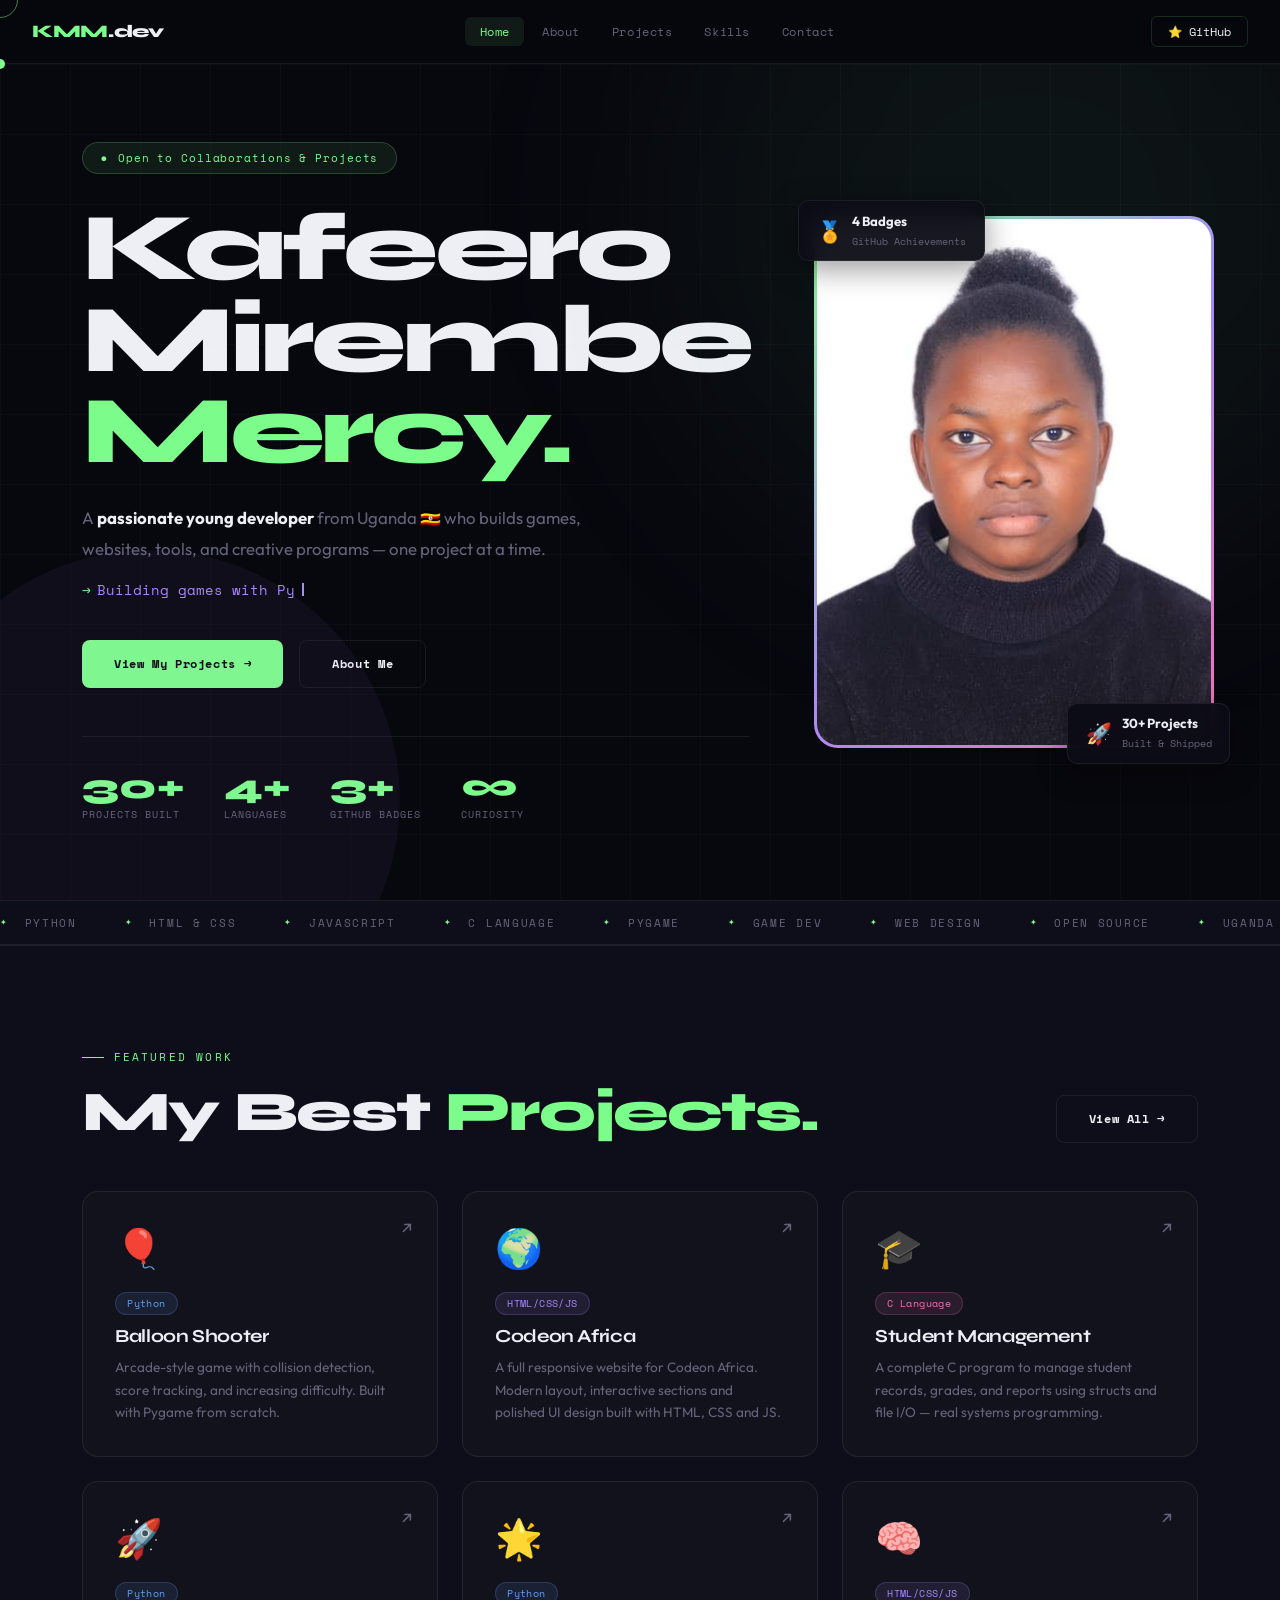
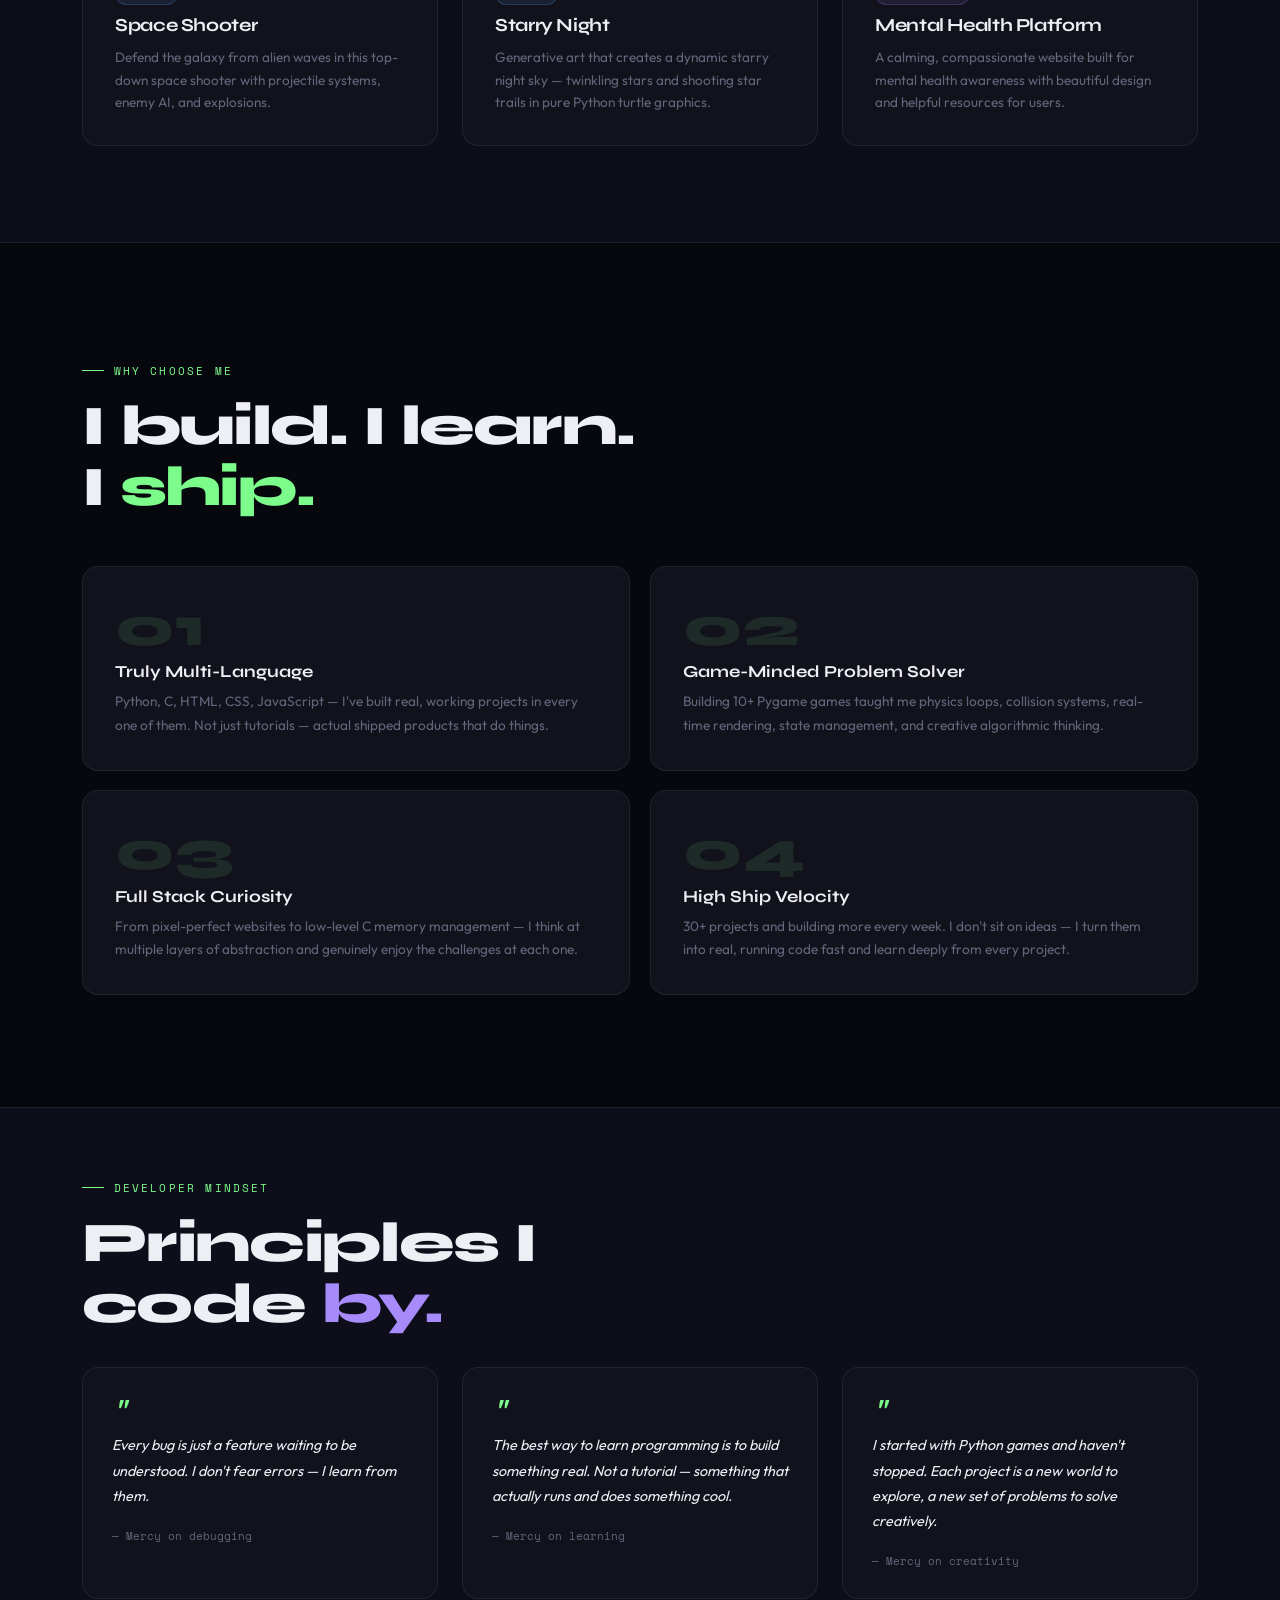
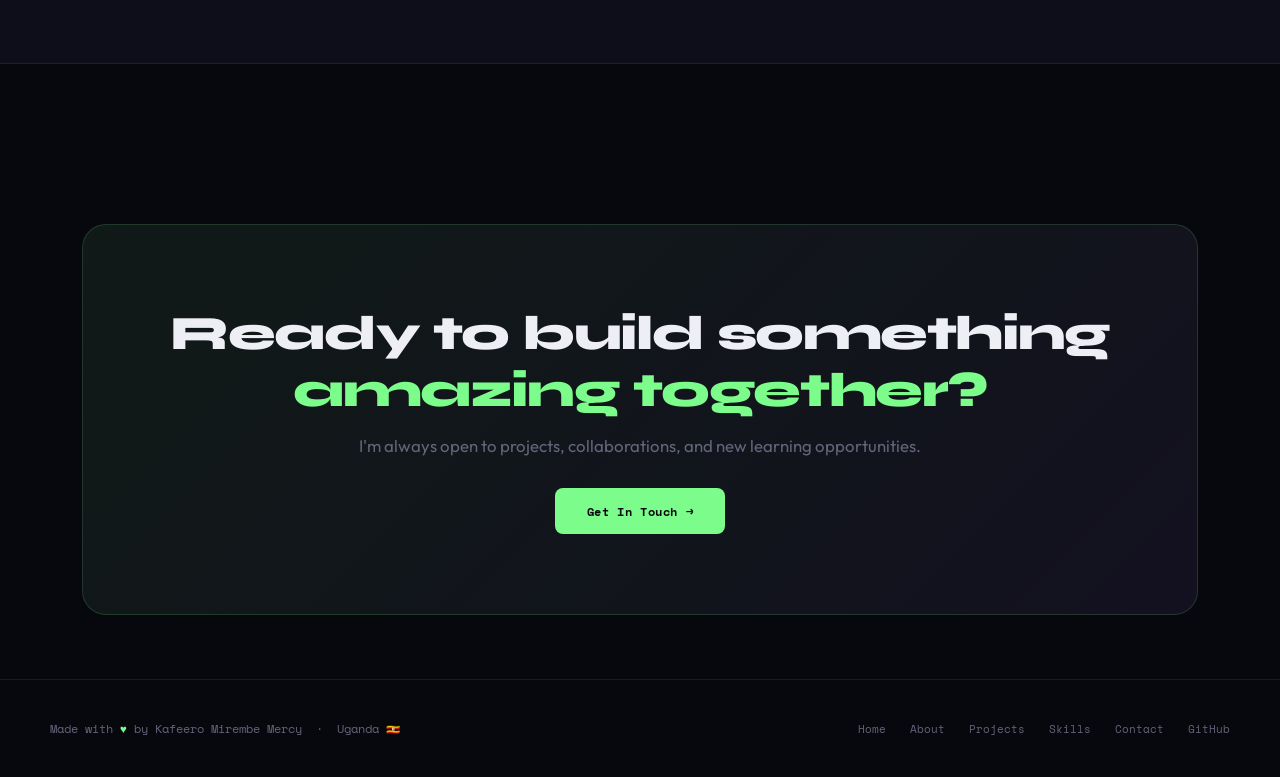
<file: index.html>
<!DOCTYPE html>
<html lang="en">
<head>
<meta charset="UTF-8">
<meta name="viewport" content="width=device-width, initial-scale=1.0">
<title>Kafeero Mirembe Mercy — Portfolio</title>
<link rel="stylesheet" href="style.css">

<style>
.hero{min-height:calc(100vh - 64px);display:flex;align-items:center;position:relative;overflow:hidden;}
.blob1{position:absolute;width:700px;height:700px;border-radius:50%;filter:blur(120px);background:rgba(124,252,138,.055);top:-200px;right:-100px;pointer-events:none;}
.blob2{position:absolute;width:500px;height:500px;border-radius:50%;filter:blur:100px;background:rgba(167,139,250,.05);bottom:-150px;left:-100px;pointer-events:none;}
.hero-inner{display:grid;grid-template-columns:1fr 400px;gap:4rem;align-items:center;width:100%;padding:4rem 0;}
.eyebrow{display:inline-flex;align-items:center;gap:.6rem;background:rgba(124,252,138,.08);border:1px solid rgba(124,252,138,.2);padding:.4rem 1.1rem;border-radius:30px;font-family:'Space Mono',monospace;font-size:.7rem;color:var(--green);letter-spacing:.08em;margin-bottom:1.8rem;}
.eyebrow::before{content:'●';animation:pulse 2s infinite;}
@keyframes pulse{0%,100%{opacity:1}50%{opacity:.3}}
.hero-name{font-family:'Syne',sans-serif;font-size:clamp(3.2rem,8vw,6rem);font-weight:800;line-height:.95;letter-spacing:-.04em;margin-bottom:1.6rem;}
.hero-name span{display:block;}
.hero-sub{font-size:1.05rem;color:var(--muted);line-height:1.85;margin-bottom:1rem;max-width:500px;}
.hero-sub strong{color:var(--text);}
.typed-wrap{font-family:'Space Mono',monospace;font-size:.85rem;color:var(--purple);margin-bottom:2.5rem;min-height:1.4em;display:flex;align-items:center;gap:.4rem;}
.typed-wrap::before{content:'→';color:var(--green);}
.tcursor{display:inline-block;width:2px;height:1em;background:var(--purple);animation:blink 1s step-end infinite;vertical-align:middle;}
@keyframes blink{0%,100%{opacity:1}50%{opacity:0}}
.ctas{display:flex;gap:1rem;flex-wrap:wrap;margin-bottom:3rem;}
.stats-row{display:flex;gap:2.5rem;flex-wrap:wrap;padding-top:2rem;border-top:1px solid var(--bord);}
.stat-n{font-family:'Syne',sans-serif;font-size:2.2rem;font-weight:800;color:var(--green);line-height:1;}
.stat-l{font-family:'Space Mono',monospace;font-size:.62rem;color:var(--muted);letter-spacing:.1em;text-transform:uppercase;margin-top:.2rem;}
/* PHOTO */
.photo-wrap{position:relative;animation:float 6s ease-in-out infinite;}
@keyframes float{0%,100%{transform:translateY(0)}50%{transform:translateY(-14px)}}
.photo-border{position:relative;border-radius:24px;padding:3px;background:linear-gradient(135deg,var(--green),var(--purple),var(--pink));}
.photo-border img{display:block;width:100%;border-radius:21px;object-fit:cover;aspect-ratio:3/4;}
.chip{position:absolute;display:flex;align-items:center;gap:.6rem;background:rgba(12,12,22,.95);backdrop-filter:blur(12px);border:1px solid var(--bord);border-radius:10px;padding:.7rem 1.1rem;z-index:3;box-shadow:0 8px 30px rgba(0,0,0,.4);}
.chip-tl{top:-16px;left:-16px;}
.chip-br{bottom:-16px;right:-16px;}
.chip-ico{font-size:1.3rem;}
.chip-txt strong{display:block;font-size:.82rem;color:var(--text);}
.chip-txt span{font-family:'Space Mono',monospace;font-size:.62rem;color:var(--muted);}
/* FEATURED */
.feat-sec{background:var(--bg2);border-top:1px solid var(--bord);border-bottom:1px solid var(--bord);padding:6rem 0;}
.feat-grid{display:grid;grid-template-columns:repeat(3,1fr);gap:1.5rem;margin-top:3rem;}
.fc{display:block;background:var(--card);border:1px solid var(--bord);border-radius:16px;padding:2rem;text-decoration:none;color:var(--text);transition:all .3s;position:relative;overflow:hidden;}
.fc::after{content:'';position:absolute;inset:0;background:linear-gradient(135deg,transparent 60%,rgba(124,252,138,.04));opacity:0;transition:.3s;}
.fc:hover{border-color:rgba(124,252,138,.35);transform:translateY(-6px);box-shadow:var(--glow);}
.fc:hover::after{opacity:1;}
.fc-arrow{position:absolute;top:1.5rem;right:1.5rem;font-size:1.1rem;color:var(--muted);transition:.3s;}
.fc:hover .fc-arrow{color:var(--green);transform:translate(3px,-3px);}
.fc-ico{font-size:2.4rem;margin-bottom:1.2rem;}
.fc-name{font-family:'Syne',sans-serif;font-size:1.15rem;font-weight:700;margin:.6rem 0;letter-spacing:-.02em;}
.fc-desc{font-size:.85rem;color:var(--muted);line-height:1.65;}
/* WHY */
.why-grid{display:grid;grid-template-columns:1fr 1fr;gap:1.2rem;margin-top:3rem;}
.wc{background:var(--card);border:1px solid var(--bord);border-radius:16px;padding:2rem;transition:all .3s;}
.wc:hover{border-color:var(--gbord);}
.wc-num{font-family:'Syne',sans-serif;font-size:3.5rem;font-weight:800;color:rgba(124,252,138,.1);line-height:1;margin-bottom:.4rem;}
.wc-title{font-family:'Syne',sans-serif;font-size:1.05rem;font-weight:700;margin-bottom:.5rem;}
.wc-desc{font-size:.85rem;color:var(--muted);line-height:1.75;}
/* BAND */
.band{background:linear-gradient(135deg,rgba(124,252,138,.08),rgba(167,139,250,.08));border:1px solid rgba(124,252,138,.15);border-radius:24px;padding:5rem 3rem;text-align:center;margin:6rem 0 0;}
.band h3{font-family:'Syne',sans-serif;font-size:clamp(1.8rem,4vw,3rem);font-weight:800;letter-spacing:-.03em;margin-bottom:1rem;}
.band p{color:var(--muted);font-size:1.05rem;margin-bottom:2rem;}
/* TESTIMONIAL / QUOTE STRIP */
.q-strip{background:var(--bg2);border-top:1px solid var(--bord);border-bottom:1px solid var(--bord);padding:4rem 0;}
.q-grid{display:grid;grid-template-columns:repeat(3,1fr);gap:1.5rem;margin-top:2rem;}
.qc{background:var(--card);border:1px solid var(--bord);border-radius:16px;padding:1.8rem;}
.qc-text{font-size:.9rem;color:var(--text);line-height:1.75;margin-bottom:1.2rem;font-style:italic;}
.qc-text::before{content:'"';font-family:'Syne',sans-serif;font-size:2.5rem;color:var(--green);line-height:.8;display:block;margin-bottom:.3rem;}
.qc-by{font-family:'Space Mono',monospace;font-size:.68rem;color:var(--muted);}
@media(max-width:900px){.hero-inner{grid-template-columns:1fr;}.photo-wrap{max-width:280px;margin:0 auto;order:-1;}.feat-grid{grid-template-columns:1fr;}.why-grid{grid-template-columns:1fr;}.q-grid{grid-template-columns:1fr;}}
</style>

</head>
<body class="page">
<div id="cur"></div><div id="curR"></div>
<nav id="navbar">
  <a class="logo" href="index.html">KMM<span>.dev</span></a>
  <ul class="nav-links">
    <li><a href="index.html">Home</a></li>
    <li><a href="about.html">About</a></li>
    <li><a href="projects.html">Projects</a></li>
    <li><a href="skills.html">Skills</a></li>
    <li><a href="contact.html">Contact</a></li>
  </ul>
  <div class="nav-right">
    <a href="https://github.com/K-Mirembe-Mercy/" target="_blank" class="gh-btn">⭐ GitHub</a>
    <button class="ham" id="ham" onclick="toggleMenu()" aria-label="Open menu">
      <span></span><span></span><span></span>
    </button>
  </div>
</nav>
<div class="mob-menu" id="mobMenu">
  <button onclick="closeMenu()" style="position:absolute;top:1.5rem;right:1.5rem;background:none;border:none;color:var(--muted);font-size:2rem;cursor:pointer;">✕</button>
  <a href="index.html" onclick="closeMenu()">Home</a>
  <a href="about.html" onclick="closeMenu()">About</a>
  <a href="projects.html" onclick="closeMenu()">Projects</a>
  <a href="skills.html" onclick="closeMenu()">Skills</a>
  <a href="contact.html" onclick="closeMenu()">Contact</a>
</div>
<main>
<section class="hero">
  <div class="gbg"></div>
  <div class="blob1"></div><div class="blob2"></div>
  <div class="container">
    <div class="hero-inner">
      <div>
        <div class="eyebrow">Open to Collaborations &amp; Projects</div>
        <h1 class="hero-name">
          <span>Kafeero</span>
          <span>Mirembe</span>
          <span class="gr">Mercy.</span>
        </h1>
        <p class="hero-sub">A <strong>passionate young developer</strong> from Uganda 🇺🇬 who builds games, websites, tools, and creative programs — one project at a time.</p>
        <div class="typed-wrap"><span id="typed"></span><span class="tcursor"></span></div>
        <div class="ctas">
          <a href="projects.html" class="btn-g">View My Projects →</a>
          <a href="about.html" class="btn-o">About Me</a>
        </div>
        <div class="stats-row">
          <div><div class="stat-n" data-c="30">0</div><div class="stat-l">Projects Built</div></div>
          <div><div class="stat-n" data-c="4">0</div><div class="stat-l">Languages</div></div>
          <div><div class="stat-n" data-c="3">0</div><div class="stat-l">GitHub Badges</div></div>
          <div><div class="stat-n">∞</div><div class="stat-l">Curiosity</div></div>
        </div>
      </div>
      <div class="photo-wrap fu">
        <div class="photo-border">
          <div class="chip chip-tl"><span class="chip-ico">🏅</span><div class="chip-txt"><strong>4 Badges</strong><span>GitHub Achievements</span></div></div>
          <img src="[data-uri]" alt="Kafeero Mirembe Mercy" />
          <div class="chip chip-br"><span class="chip-ico">🚀</span><div class="chip-txt"><strong>30+ Projects</strong><span>Built &amp; Shipped</span></div></div>
        </div>
      </div>
    </div>
  </div>
</section>

<div class="mq-wrap"><div class="mq">
  <span class="mq-i">Python</span><span class="mq-i">HTML &amp; CSS</span><span class="mq-i">JavaScript</span><span class="mq-i">C Language</span><span class="mq-i">Pygame</span><span class="mq-i">Game Dev</span><span class="mq-i">Web Design</span><span class="mq-i">Open Source</span><span class="mq-i">Uganda 🇺🇬</span><span class="mq-i">Always Learning</span>
  <span class="mq-i">Python</span><span class="mq-i">HTML &amp; CSS</span><span class="mq-i">JavaScript</span><span class="mq-i">C Language</span><span class="mq-i">Pygame</span><span class="mq-i">Game Dev</span><span class="mq-i">Web Design</span><span class="mq-i">Open Source</span><span class="mq-i">Uganda 🇺🇬</span><span class="mq-i">Always Learning</span>
</div></div>

<!-- FEATURED PROJECTS -->
<div class="feat-sec">
  <div class="container">
    <div style="display:flex;justify-content:space-between;align-items:flex-end;flex-wrap:wrap;gap:1rem;">
      <div><div class="tag">Featured Work</div><h2 class="st">My Best <span class="gr">Projects.</span></h2></div>
      <a href="projects.html" class="btn-o">View All →</a>
    </div>
    <div class="feat-grid">
      <a href="projects.html" class="fc fu">
        <span class="fc-arrow">↗</span>
        <div class="fc-ico">🎈</div>
        <div><span class="lt lpy">Python</span></div>
        <div class="fc-name">Balloon Shooter</div>
        <div class="fc-desc">Arcade-style game with collision detection, score tracking, and increasing difficulty. Built with Pygame from scratch.</div>
      </a>
      <a href="projects.html" class="fc fu d1">
        <span class="fc-arrow">↗</span>
        <div class="fc-ico">🌍</div>
        <div><span class="lt lweb">HTML/CSS/JS</span></div>
        <div class="fc-name">Codeon Africa</div>
        <div class="fc-desc">A full responsive website for Codeon Africa. Modern layout, interactive sections and polished UI design built with HTML, CSS and JS.</div>
      </a>
      <a href="projects.html" class="fc fu d2">
        <span class="fc-arrow">↗</span>
        <div class="fc-ico">🎓</div>
        <div><span class="lt lc">C Language</span></div>
        <div class="fc-name">Student Management</div>
        <div class="fc-desc">A complete C program to manage student records, grades, and reports using structs and file I/O — real systems programming.</div>
      </a>
      <a href="projects.html" class="fc fu d3">
        <span class="fc-arrow">↗</span>
        <div class="fc-ico">🚀</div>
        <div><span class="lt lpy">Python</span></div>
        <div class="fc-name">Space Shooter</div>
        <div class="fc-desc">Defend the galaxy from alien waves in this top-down space shooter with projectile systems, enemy AI, and explosions.</div>
      </a>
      <a href="projects.html" class="fc fu">
        <span class="fc-arrow">↗</span>
        <div class="fc-ico">🌟</div>
        <div><span class="lt lpy">Python</span></div>
        <div class="fc-name">Starry Night</div>
        <div class="fc-desc">Generative art that creates a dynamic starry night sky — twinkling stars and shooting star trails in pure Python turtle graphics.</div>
      </a>
      <a href="projects.html" class="fc fu d1">
        <span class="fc-arrow">↗</span>
        <div class="fc-ico">🧠</div>
        <div><span class="lt lweb">HTML/CSS/JS</span></div>
        <div class="fc-name">Mental Health Platform</div>
        <div class="fc-desc">A calming, compassionate website built for mental health awareness with beautiful design and helpful resources for users.</div>
      </a>
    </div>
  </div>
</div>

<!-- WHY HIRE ME -->
<section class="sec">
  <div class="container">
    <div class="tag">Why Choose Me</div>
    <h2 class="st">I build. I learn.<br>I <span class="gr">ship.</span></h2>
    <div class="why-grid">
      <div class="wc fu"><div class="wc-num">01</div><div class="wc-title">Truly Multi-Language</div><div class="wc-desc">Python, C, HTML, CSS, JavaScript — I've built real, working projects in every one of them. Not just tutorials — actual shipped products that do things.</div></div>
      <div class="wc fu d1"><div class="wc-num">02</div><div class="wc-title">Game-Minded Problem Solver</div><div class="wc-desc">Building 10+ Pygame games taught me physics loops, collision systems, real-time rendering, state management, and creative algorithmic thinking.</div></div>
      <div class="wc fu d2"><div class="wc-num">03</div><div class="wc-title">Full Stack Curiosity</div><div class="wc-desc">From pixel-perfect websites to low-level C memory management — I think at multiple layers of abstraction and genuinely enjoy the challenges at each one.</div></div>
      <div class="wc fu d3"><div class="wc-num">04</div><div class="wc-title">High Ship Velocity</div><div class="wc-desc">30+ projects and building more every week. I don't sit on ideas — I turn them into real, running code fast and learn deeply from every project.</div></div>
    </div>
  </div>
</section>

<!-- QUOTES -->
<div class="q-strip">
  <div class="container">
    <div class="tag">Developer Mindset</div>
    <h2 class="st">Principles I<br>code <span class="pu">by.</span></h2>
    <div class="q-grid">
      <div class="qc fu"><div class="qc-text">Every bug is just a feature waiting to be understood. I don't fear errors — I learn from them.</div><div class="qc-by">— Mercy on debugging</div></div>
      <div class="qc fu d1"><div class="qc-text">The best way to learn programming is to build something real. Not a tutorial — something that actually runs and does something cool.</div><div class="qc-by">— Mercy on learning</div></div>
      <div class="qc fu d2"><div class="qc-text">I started with Python games and haven't stopped. Each project is a new world to explore, a new set of problems to solve creatively.</div><div class="qc-by">— Mercy on creativity</div></div>
    </div>
  </div>
</div>

<!-- CTA BAND -->
<section class="sec-sm">
  <div class="container">
    <div class="band fu">
      <h3>Ready to build something<br><span class="gr">amazing together?</span></h3>
      <p>I'm always open to projects, collaborations, and new learning opportunities.</p>
      <a href="contact.html" class="btn-g">Get In Touch →</a>
    </div>
  </div>
</section>
</main>
<footer>
  <div class="foot-inner">
    <div class="foot-left">Made with <span>♥</span> by Kafeero Mirembe Mercy &nbsp;·&nbsp; Uganda 🇺🇬</div>
    <div class="foot-links">
      <a href="index.html">Home</a><a href="about.html">About</a>
      <a href="projects.html">Projects</a><a href="skills.html">Skills</a>
      <a href="contact.html">Contact</a>
      <a href="https://github.com/K-Mirembe-Mercy/" target="_blank">GitHub</a>
    </div>
  </div>
</footer>
<script>
// CURSOR
(function(){
  var d=document.getElementById('cur'),r=document.getElementById('curR');
  if(!d||!r)return;
  var mx=0,my=0,rx=0,ry=0;
  document.addEventListener('mousemove',function(e){mx=e.clientX;my=e.clientY;d.style.left=mx+'px';d.style.top=my+'px';});
  function loop(){rx+=(mx-rx)*.13;ry+=(my-ry)*.13;r.style.left=rx+'px';r.style.top=ry+'px';requestAnimationFrame(loop);}
  loop();
  document.querySelectorAll('a,button').forEach(function(el){
    el.addEventListener('mouseenter',function(){d.style.transform='translate(-50%,-50%) scale(2.5)';r.style.transform='translate(-50%,-50%) scale(1.4)';});
    el.addEventListener('mouseleave',function(){d.style.transform='translate(-50%,-50%) scale(1)';r.style.transform='translate(-50%,-50%) scale(1)';});
  });
})();
// MOBILE MENU
function toggleMenu(){
  var m=document.getElementById('mobMenu'),h=document.getElementById('ham');
  var open=!m.classList.contains('open');
  if(open){m.classList.add('open');h.classList.add('open');document.body.style.overflow='hidden';}
  else{m.classList.remove('open');h.classList.remove('open');document.body.style.overflow='';}
}
function closeMenu(){
  var m=document.getElementById('mobMenu'),h=document.getElementById('ham');
  m.classList.remove('open');h.classList.remove('open');document.body.style.overflow='';
}
// FADE UP
(function(){
  var obs=new IntersectionObserver(function(entries){
    entries.forEach(function(e,i){if(e.isIntersecting){setTimeout(function(){e.target.classList.add('vis');},i*80);}});
  },{threshold:0.08});
  document.querySelectorAll('.fu').forEach(function(el){obs.observe(el);});
})();
// ACTIVE LINK
(function(){
  var p=window.location.pathname.split('/').pop()||'index.html';
  document.querySelectorAll('.nav-links a').forEach(function(a){if(a.getAttribute('href')===p)a.classList.add('act');});
})();
</script>
<script>
// TYPING
var phrases=['Building games with Python 🎮','Creating websites with HTML/CSS 🌐','Writing C programs ⚙️','Shipping new projects every week 🚀','Always learning, always growing 📚'];
var pi=0,ci=0,del=false;
function type(){var el=document.getElementById('typed');if(!el)return;var ph=phrases[pi];if(!del){el.textContent=ph.slice(0,++ci);if(ci===ph.length){del=true;setTimeout(type,2000);return;}}else{el.textContent=ph.slice(0,--ci);if(ci===0){del=false;pi=(pi+1)%phrases.length;}}setTimeout(type,del?45:80);}
type();
// COUNTER
var cobs=new IntersectionObserver(function(entries){entries.forEach(function(e){if(e.isIntersecting){e.target.querySelectorAll('[data-c]').forEach(function(el){var t=+el.dataset.c,c=0,step=t/40,timer=setInterval(function(){c=Math.min(c+step,t);el.textContent=Math.floor(c)+'+';if(c>=t)clearInterval(timer);},40);});cobs.unobserve(e.target);}});},{threshold:.5});
var sr=document.querySelector('.stats-row');if(sr)cobs.observe(sr);
</script>
</body></html>
</file>
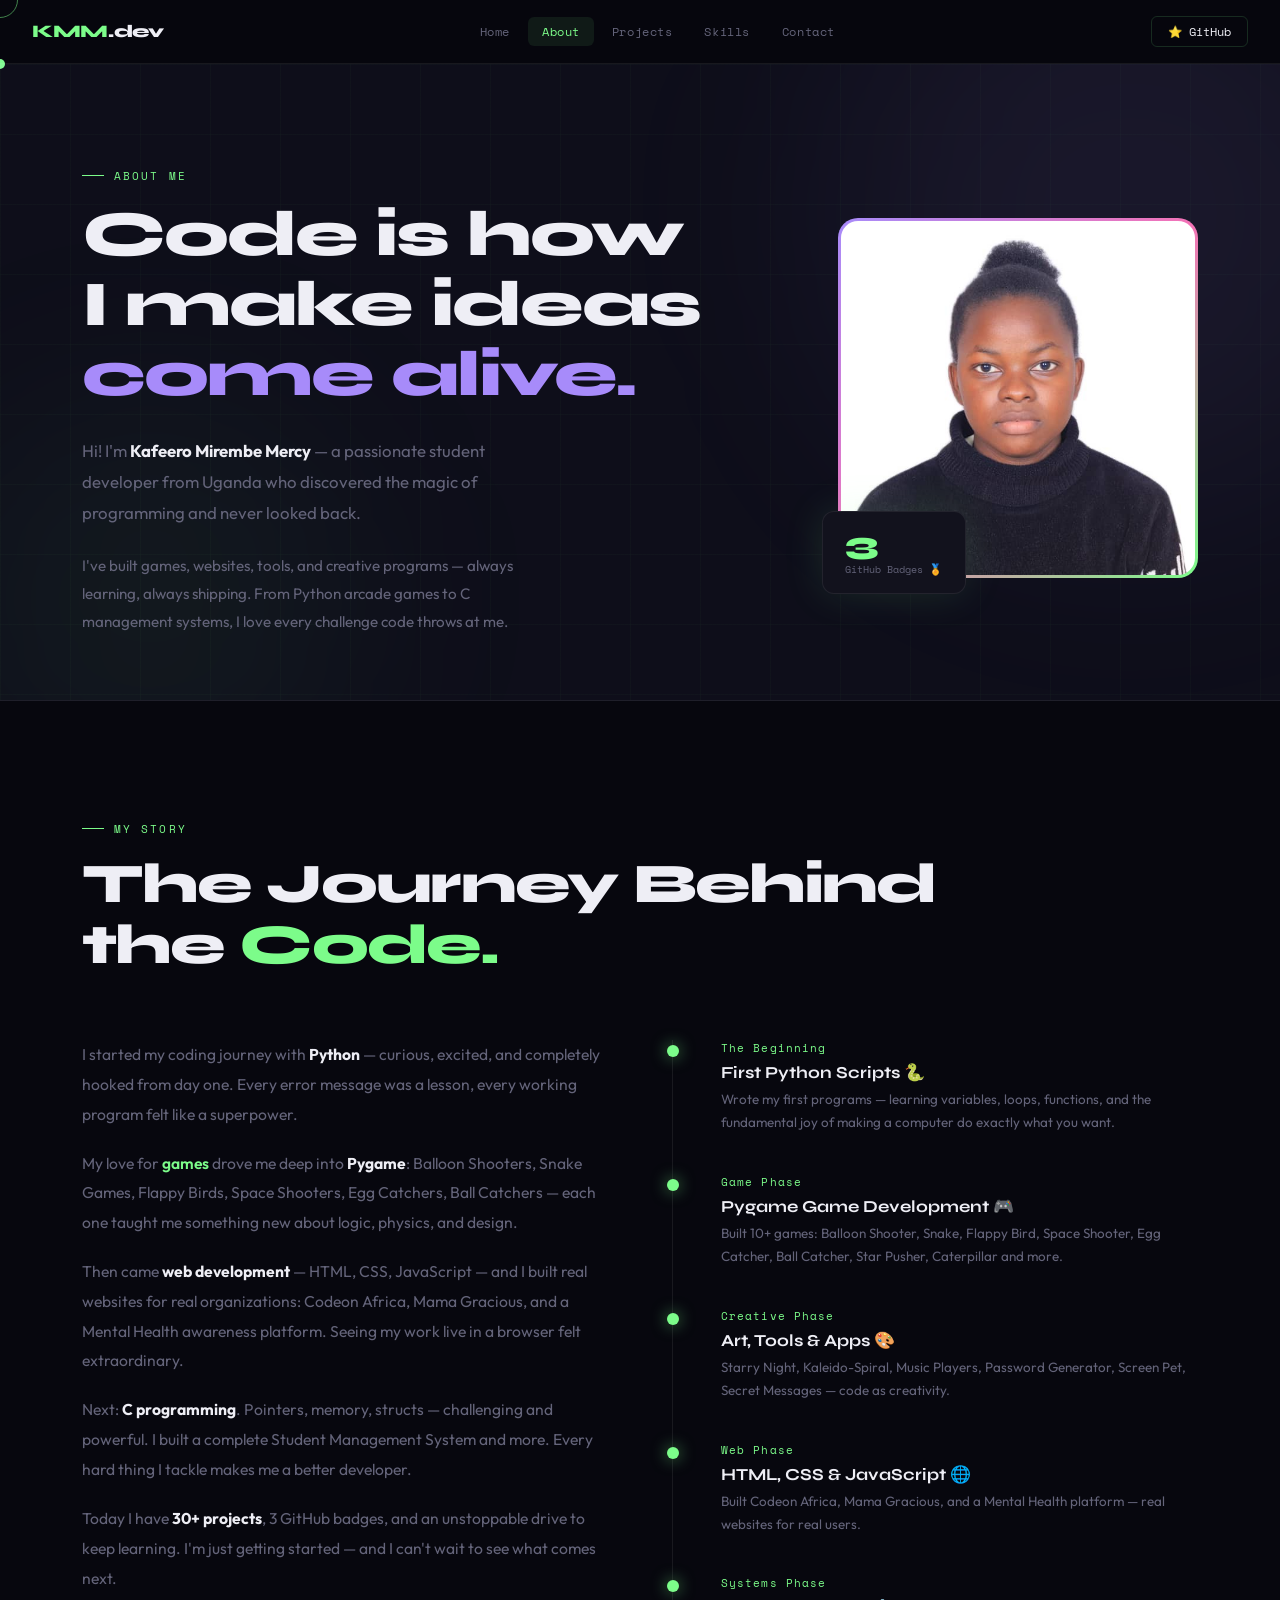
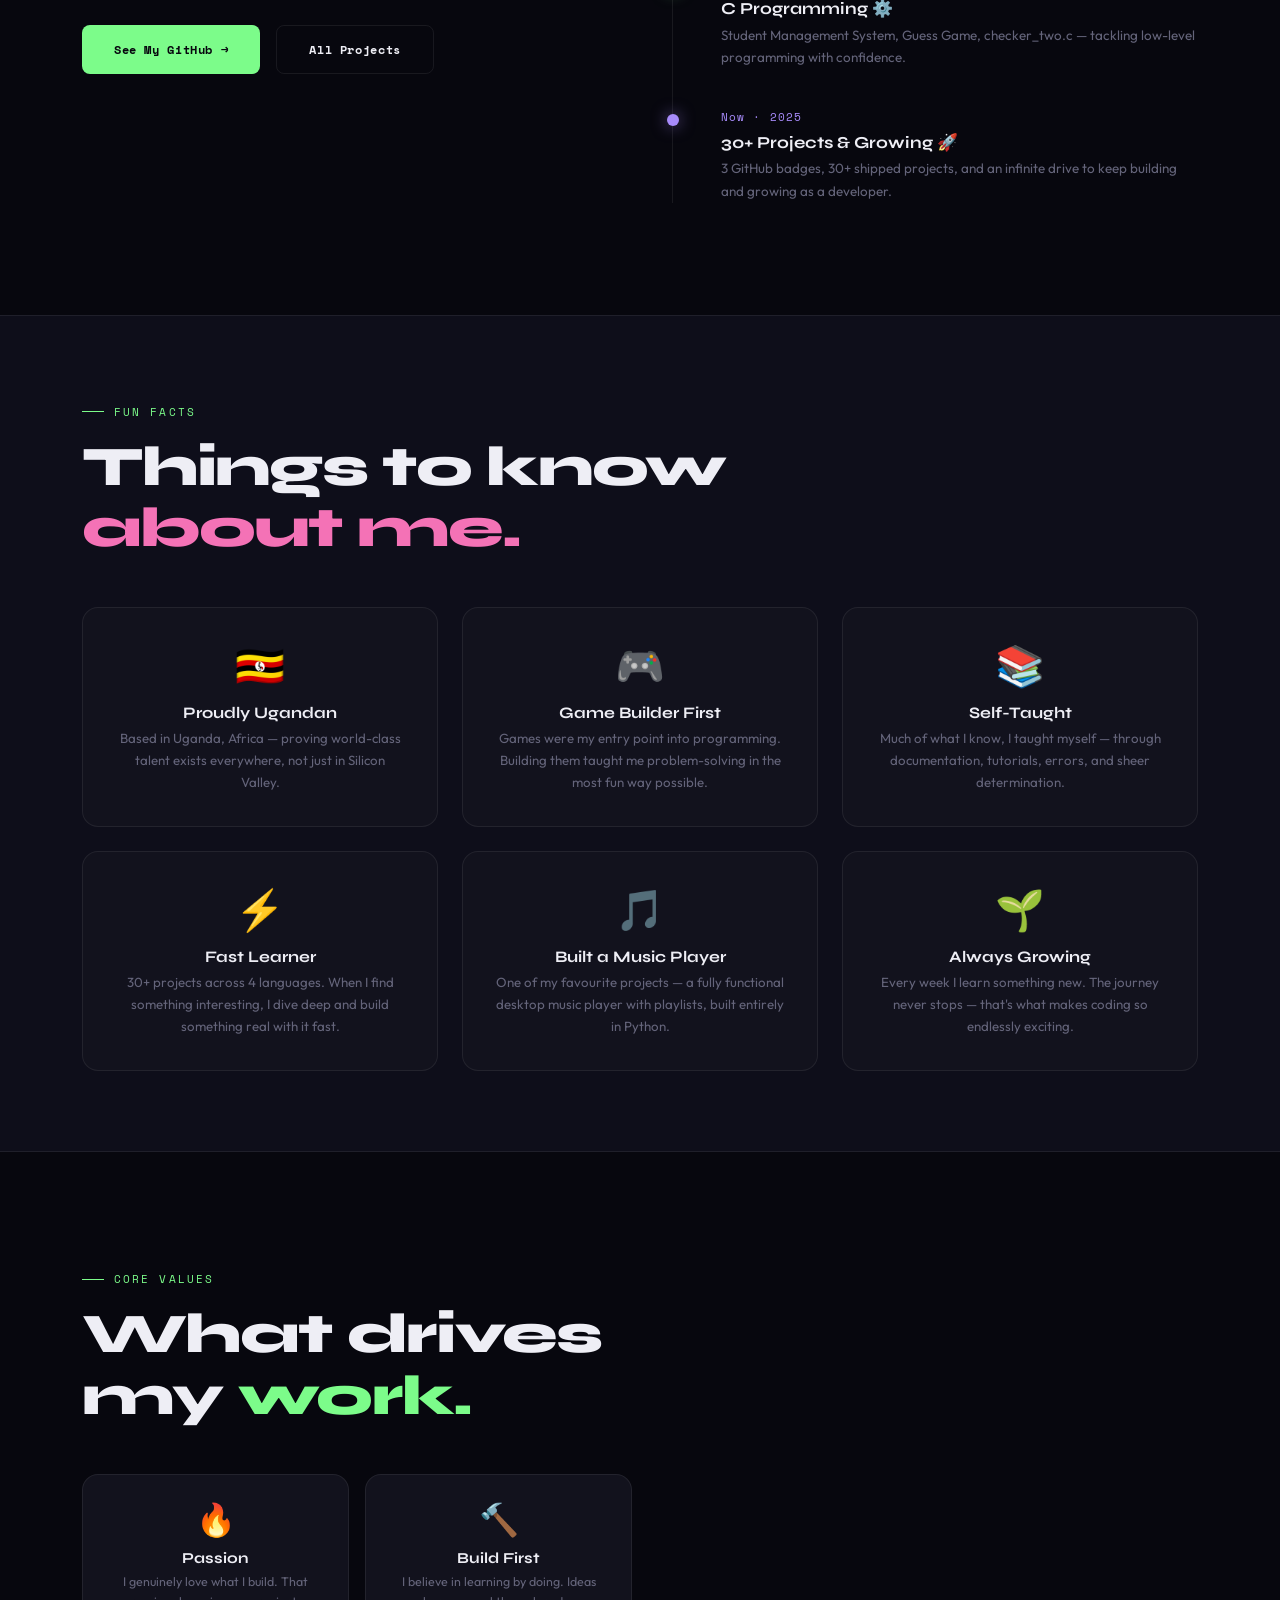
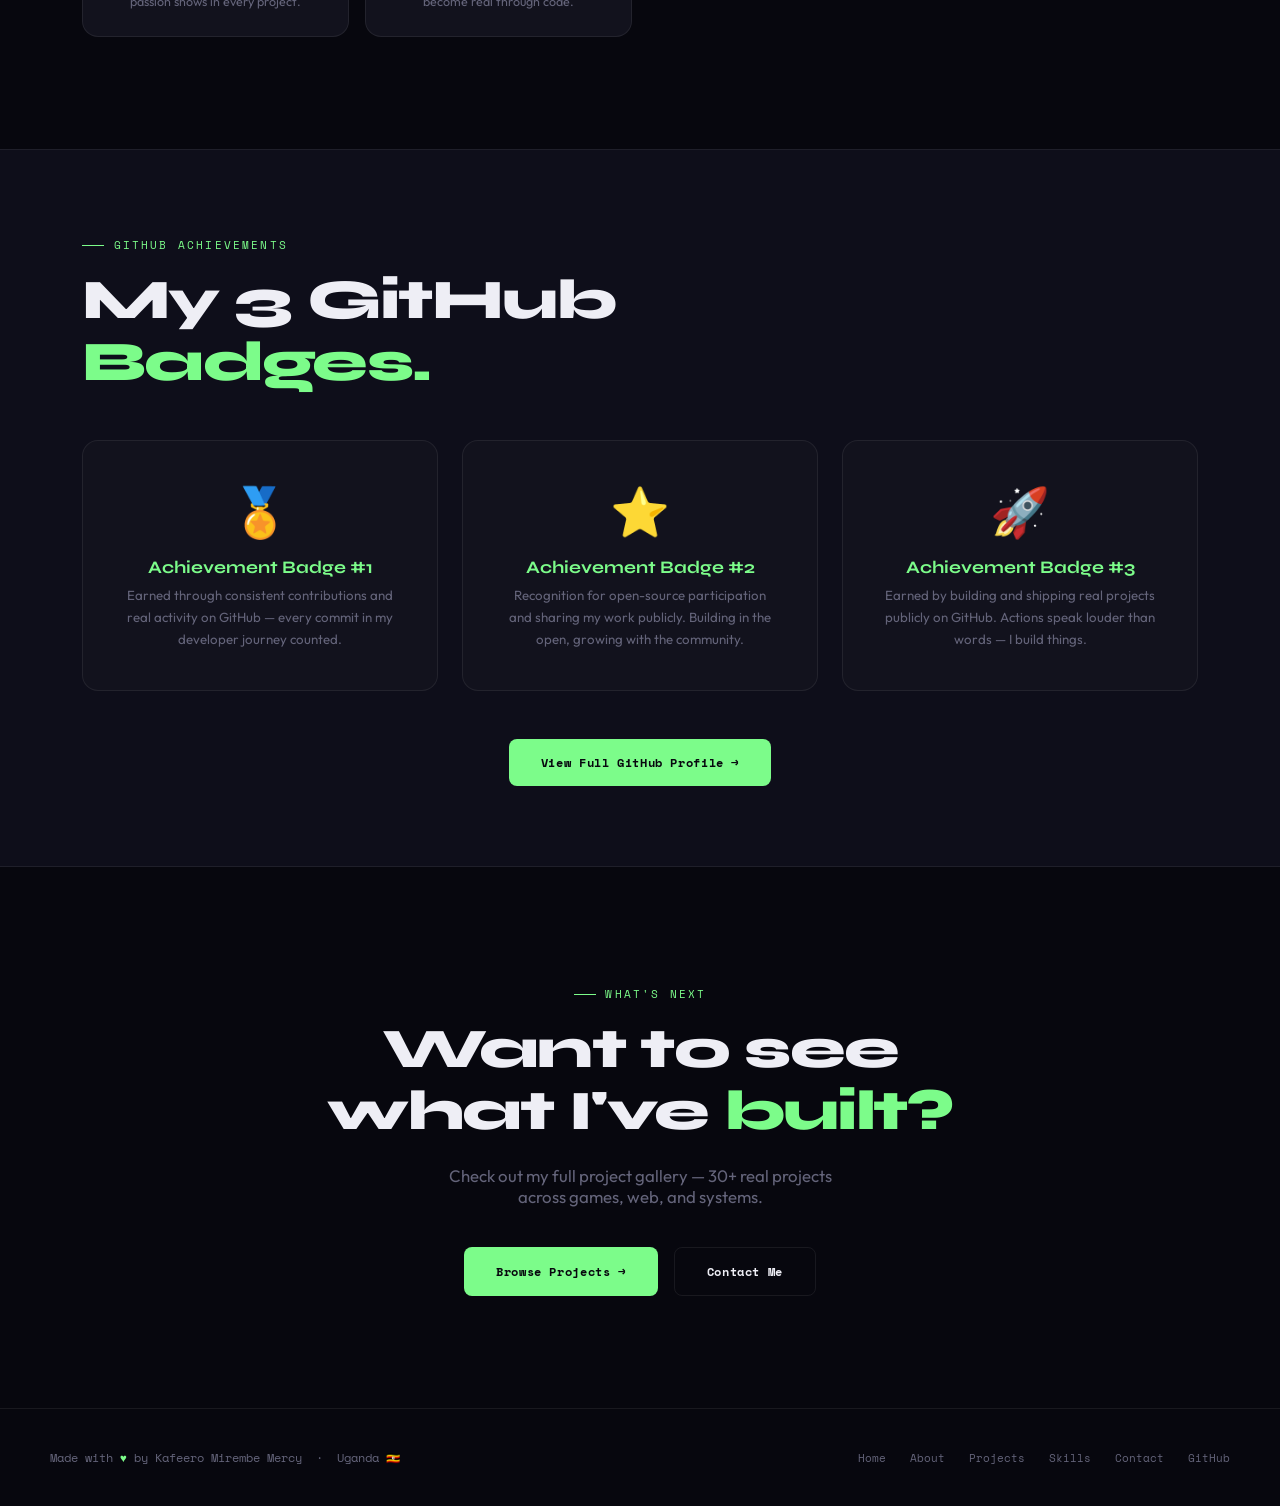
<file: about.html>
<!DOCTYPE html>
<html lang="en">
<head>
<meta charset="UTF-8">
<meta name="viewport" content="width=device-width, initial-scale=1.0">
<title>About — Kafeero Mirembe Mercy</title>
<link rel="stylesheet" href="style.css">
<style>
.ah{background:var(--bg2);border-bottom:1px solid var(--bord);padding:6rem 0 4rem;position:relative;overflow:hidden;}
.ah-blob{position:absolute;border-radius:50%;filter:blur(110px);pointer-events:none;}
.ahb1{width:600px;height:600px;background:rgba(167,139,250,.07);top:-150px;right:-150px;}
.ahb2{width:400px;height:400px;background:rgba(124,252,138,.05);bottom:-100px;left:-50px;}
.ah-inner{display:grid;grid-template-columns:1fr 360px;gap:5rem;align-items:center;position:relative;z-index:2;}
.big-q{font-family:'Syne',sans-serif;font-size:clamp(2.2rem,5vw,4rem);font-weight:800;line-height:1.1;letter-spacing:-.03em;margin-bottom:1.5rem;}
.a-photo{position:relative;border-radius:20px;padding:3px;background:linear-gradient(135deg,var(--purple),var(--pink),var(--green));}
.a-photo img{display:block;width:100%;border-radius:17px;}
.a-badge{position:absolute;bottom:-16px;left:-16px;background:var(--card);border:1px solid var(--bord);border-radius:12px;padding:1rem 1.4rem;box-shadow:var(--glow);}
.ab-n{font-family:'Syne',sans-serif;font-size:2rem;font-weight:800;color:var(--green);line-height:1;}
.ab-t{font-family:'Space Mono',monospace;font-size:.65rem;color:var(--muted);margin-top:.1rem;}
/* STORY */
.s-grid{display:grid;grid-template-columns:1fr 1fr;gap:4rem;align-items:start;margin-top:4rem;}
.s-text p{color:var(--muted);line-height:1.9;margin-bottom:1.2rem;font-size:.98rem;}
.s-text p strong{color:var(--text);}
.s-text p em{color:var(--green);font-style:normal;font-weight:600;}
/* TIMELINE */
.tl{padding-left:1.5rem;border-left:1px solid var(--bord);}
.tli{position:relative;padding-bottom:2.5rem;padding-left:1.5rem;}
.tli:last-child{padding-bottom:0;}
.tl-dot{position:absolute;left:-1.85rem;top:5px;width:12px;height:12px;border-radius:50%;background:var(--green);box-shadow:0 0 16px rgba(124,252,138,.6);}
.tl-date{font-family:'Space Mono',monospace;font-size:.68rem;color:var(--green);letter-spacing:.1em;margin-bottom:.4rem;}
.tl-title{font-family:'Syne',sans-serif;font-size:1.05rem;font-weight:700;margin-bottom:.3rem;}
.tl-desc{font-size:.84rem;color:var(--muted);line-height:1.7;}
/* FACTS */
.f-grid{display:grid;grid-template-columns:repeat(3,1fr);gap:1.5rem;margin-top:3rem;}
.fc{background:var(--card);border:1px solid var(--bord);border-radius:16px;padding:2rem;text-align:center;transition:all .3s;}
.fc:hover{border-color:var(--gbord);transform:translateY(-4px);}
.fc-em{font-size:2.5rem;margin-bottom:.8rem;}
.fc-t{font-family:'Syne',sans-serif;font-size:1rem;font-weight:700;margin-bottom:.4rem;}
.fc-d{font-size:.83rem;color:var(--muted);line-height:1.65;}
/* BADGES */
.bg-sec{background:var(--bg2);border-top:1px solid var(--bord);border-bottom:1px solid var(--bord);padding:5rem 0;}
.bg-grid{display:grid;grid-template-columns:repeat(3,1fr);gap:1.5rem;margin-top:3rem;}
.bgc{background:var(--card);border:1px solid var(--bord);border-radius:16px;padding:2.5rem;text-align:center;transition:all .3s;}
.bgc:hover{border-color:var(--gbord);transform:translateY(-4px);}
.bgc-ico{font-size:3rem;margin-bottom:1rem;}
.bgc-name{font-family:'Syne',sans-serif;font-size:1.1rem;font-weight:700;margin-bottom:.4rem;color:var(--green);}
.bgc-desc{font-size:.83rem;color:var(--muted);line-height:1.65;}
/* VALUES */
.val-grid{display:grid;grid-template-columns:repeat(4,1fr);gap:1rem;margin-top:3rem;}
.vc{background:var(--card);border:1px solid var(--bord);border-radius:16px;padding:1.5rem;text-align:center;transition:all .3s;}
.vc:hover{border-color:var(--gbord);}
.vc-ico{font-size:2rem;margin-bottom:.6rem;}
.vc-t{font-family:'Syne',sans-serif;font-size:.95rem;font-weight:700;margin-bottom:.3rem;}
.vc-d{font-size:.78rem;color:var(--muted);line-height:1.6;}
@media(max-width:900px){.ah-inner{grid-template-columns:1fr;}.a-photo-wrap{max-width:280px;margin:0 auto;}.s-grid{grid-template-columns:1fr;}.f-grid{grid-template-columns:1fr 1fr;}.bg-grid{grid-template-columns:1fr;}.val-grid{grid-template-columns:1fr 1fr;}}
@media(max-width:600px){.f-grid{grid-template-columns:1fr;}.val-grid{grid-template-columns:1fr;}}
</style>
</head>
<body class="page">
<div id="cur"></div><div id="curR"></div>
<nav id="navbar">
  <a class="logo" href="index.html">KMM<span>.dev</span></a>
  <ul class="nav-links">
    <li><a href="index.html">Home</a></li>
    <li><a href="about.html">About</a></li>
    <li><a href="projects.html">Projects</a></li>
    <li><a href="skills.html">Skills</a></li>
    <li><a href="contact.html">Contact</a></li>
  </ul>
  <div class="nav-right">
    <a href="https://github.com/K-Mirembe-Mercy/" target="_blank" class="gh-btn">⭐ GitHub</a>
    <button class="ham" id="ham" onclick="toggleMenu()" aria-label="Open menu">
      <span></span><span></span><span></span>
    </button>
  </div>
</nav>
<div class="mob-menu" id="mobMenu">
  <button onclick="closeMenu()" style="position:absolute;top:1.5rem;right:1.5rem;background:none;border:none;color:var(--muted);font-size:2rem;cursor:pointer;">✕</button>
  <a href="index.html" onclick="closeMenu()">Home</a>
  <a href="about.html" onclick="closeMenu()">About</a>
  <a href="projects.html" onclick="closeMenu()">Projects</a>
  <a href="skills.html" onclick="closeMenu()">Skills</a>
  <a href="contact.html" onclick="closeMenu()">Contact</a>
</div>
<main>
<section class="ah">
  <div class="gbg"></div>
  <div class="ah-blob ahb1"></div><div class="ah-blob ahb2"></div>
  <div class="container">
    <div class="ah-inner">
      <div>
        <div class="tag">About Me</div>
        <p class="big-q">Code is how<br>I make ideas<br><span class="pu">come alive.</span></p>
        <p style="color:var(--muted);line-height:1.85;max-width:480px;font-size:1.05rem;margin-bottom:1.5rem;">Hi! I'm <strong style="color:var(--text)">Kafeero Mirembe Mercy</strong> — a passionate student developer from Uganda who discovered the magic of programming and never looked back.</p>
        <p style="color:var(--muted);line-height:1.85;max-width:480px;font-size:.95rem;">I've built games, websites, tools, and creative programs — always learning, always shipping. From Python arcade games to C management systems, I love every challenge code throws at me.</p>
      </div>
      <div class="a-photo-wrap fu">
        <div class="a-photo">
          <div class="a-badge"><div class="ab-n">3</div><div class="ab-t">GitHub Badges 🏅</div></div>
          <img src="[data-uri]" alt="Kafeero Mirembe Mercy" />
        </div>
      </div>
    </div>
  </div>
</section>

<!-- STORY + TIMELINE -->
<section class="sec">
  <div class="container">
    <div class="tag">My Story</div>
    <h2 class="st">The Journey Behind<br>the <span class="gr">Code.</span></h2>
    <div class="s-grid">
      <div class="s-text fu">
        <p>I started my coding journey with <strong>Python</strong> — curious, excited, and completely hooked from day one. Every error message was a lesson, every working program felt like a superpower.</p>
        <p>My love for <em>games</em> drove me deep into <strong>Pygame</strong>: Balloon Shooters, Snake Games, Flappy Birds, Space Shooters, Egg Catchers, Ball Catchers — each one taught me something new about logic, physics, and design.</p>
        <p>Then came <strong>web development</strong> — HTML, CSS, JavaScript — and I built real websites for real organizations: Codeon Africa, Mama Gracious, and a Mental Health awareness platform. Seeing my work live in a browser felt extraordinary.</p>
        <p>Next: <strong>C programming</strong>. Pointers, memory, structs — challenging and powerful. I built a complete Student Management System and more. Every hard thing I tackle makes me a better developer.</p>
        <p>Today I have <strong>30+ projects</strong>, 3 GitHub badges, and an unstoppable drive to keep learning. I'm just getting started — and I can't wait to see what comes next.</p>
        <div style="margin-top:2rem;display:flex;gap:1rem;flex-wrap:wrap;">
          <a href="https://github.com/K-Mirembe-Mercy/" target="_blank" class="btn-g">See My GitHub →</a>
          <a href="projects.html" class="btn-o">All Projects</a>
        </div>
      </div>
      <div class="fu d1">
        <div class="tl">
          <div class="tli"><div class="tl-dot"></div><div class="tl-date">The Beginning</div><div class="tl-title">First Python Scripts 🐍</div><div class="tl-desc">Wrote my first programs — learning variables, loops, functions, and the fundamental joy of making a computer do exactly what you want.</div></div>
          <div class="tli"><div class="tl-dot"></div><div class="tl-date">Game Phase</div><div class="tl-title">Pygame Game Development 🎮</div><div class="tl-desc">Built 10+ games: Balloon Shooter, Snake, Flappy Bird, Space Shooter, Egg Catcher, Ball Catcher, Star Pusher, Caterpillar and more.</div></div>
          <div class="tli"><div class="tl-dot"></div><div class="tl-date">Creative Phase</div><div class="tl-title">Art, Tools &amp; Apps 🎨</div><div class="tl-desc">Starry Night, Kaleido-Spiral, Music Players, Password Generator, Screen Pet, Secret Messages — code as creativity.</div></div>
          <div class="tli"><div class="tl-dot"></div><div class="tl-date">Web Phase</div><div class="tl-title">HTML, CSS &amp; JavaScript 🌐</div><div class="tl-desc">Built Codeon Africa, Mama Gracious, and a Mental Health platform — real websites for real users.</div></div>
          <div class="tli"><div class="tl-dot"></div><div class="tl-date">Systems Phase</div><div class="tl-title">C Programming ⚙️</div><div class="tl-desc">Student Management System, Guess Game, checker_two.c — tackling low-level programming with confidence.</div></div>
          <div class="tli"><div class="tl-dot" style="background:var(--purple);box-shadow:0 0 16px rgba(167,139,250,.6)"></div><div class="tl-date" style="color:var(--purple)">Now · 2025</div><div class="tl-title">30+ Projects &amp; Growing 🚀</div><div class="tl-desc">3 GitHub badges, 30+ shipped projects, and an infinite drive to keep building and growing as a developer.</div></div>
        </div>
      </div>
    </div>
  </div>
</section>

<!-- FUN FACTS -->
<div style="background:var(--bg2);border-top:1px solid var(--bord);border-bottom:1px solid var(--bord);padding:5rem 0;">
  <div class="container">
    <div class="tag">Fun Facts</div>
    <h2 class="st">Things to know<br><span class="pk">about me.</span></h2>
    <div class="f-grid">
      <div class="fc fu"><div class="fc-em">🇺🇬</div><div class="fc-t">Proudly Ugandan</div><div class="fc-d">Based in Uganda, Africa — proving world-class talent exists everywhere, not just in Silicon Valley.</div></div>
      <div class="fc fu d1"><div class="fc-em">🎮</div><div class="fc-t">Game Builder First</div><div class="fc-d">Games were my entry point into programming. Building them taught me problem-solving in the most fun way possible.</div></div>
      <div class="fc fu d2"><div class="fc-em">📚</div><div class="fc-t">Self-Taught</div><div class="fc-d">Much of what I know, I taught myself — through documentation, tutorials, errors, and sheer determination.</div></div>
      <div class="fc fu d3"><div class="fc-em">⚡</div><div class="fc-t">Fast Learner</div><div class="fc-d">30+ projects across 4 languages. When I find something interesting, I dive deep and build something real with it fast.</div></div>
      <div class="fc fu"><div class="fc-em">🎵</div><div class="fc-t">Built a Music Player</div><div class="fc-d">One of my favourite projects — a fully functional desktop music player with playlists, built entirely in Python.</div></div>
      <div class="fc fu d1"><div class="fc-em">🌱</div><div class="fc-t">Always Growing</div><div class="fc-d">Every week I learn something new. The journey never stops — that's what makes coding so endlessly exciting.</div></div>
    </div>
  </div>
</div>

<!-- VALUES -->
<section class="sec">
  <div class="container">
    <div class="tag">Core Values</div>
    <h2 class="st">What drives<br>my <span class="gr">work.</span></h2>
    <div class="val-grid">
      <div class="vc fu"><div class="vc-ico">🔥</div><div class="vc-t">Passion</div><div class="vc-d">I genuinely love what I build. That passion shows in every project.</div></div>
      <div class="vc fu d1"><div class="vc-ico">🔨</div><div class="vc-t">Build First</div><div class="vc-d">I believe in learning by doing. Ideas become real through code.</div></div>
      <div class="vc fu d2"><div class="vc-ico">📖</div><div class="vc-t">Curiosity</div><div class="vc-d">Every new language, tool, or concept is an adventure worth exploring.</div></div>
      <div class="vc fu d3"><div class="vc-ico">🌍</div><div class="vc-t">Impact</div><div class="vc-d">Building things that matter — for my community, Africa, and the world.</div></div>
    </div>
  </div>
</section>

<!-- GITHUB BADGES -->
<div class="bg-sec">
  <div class="container">
    <div class="tag">GitHub Achievements</div>
    <h2 class="st">My 3 GitHub<br><span class="gr">Badges.</span></h2>
    <div class="bg-grid">
      <div class="bgc fu"><div class="bgc-ico">🏅</div><div class="bgc-name">Achievement Badge #1</div><div class="bgc-desc">Earned through consistent contributions and real activity on GitHub — every commit in my developer journey counted.</div></div>
      <div class="bgc fu d1"><div class="bgc-ico">⭐</div><div class="bgc-name">Achievement Badge #2</div><div class="bgc-desc">Recognition for open-source participation and sharing my work publicly. Building in the open, growing with the community.</div></div>
      <div class="bgc fu d2"><div class="bgc-ico">🚀</div><div class="bgc-name">Achievement Badge #3</div><div class="bgc-desc">Earned by building and shipping real projects publicly on GitHub. Actions speak louder than words — I build things.</div></div>
    </div>
    <div style="text-align:center;margin-top:3rem;">
      <a href="https://github.com/K-Mirembe-Mercy/" target="_blank" class="btn-g">View Full GitHub Profile →</a>
    </div>
  </div>
</div>

<!-- BOTTOM CTA -->
<section class="sec">
  <div class="container" style="text-align:center;">
    <div class="tag" style="justify-content:center;">What's Next</div>
    <h2 class="st">Want to see<br>what I've <span class="gr">built?</span></h2>
    <p style="color:var(--muted);margin:1.5rem auto 2.5rem;max-width:400px;font-size:1.05rem;">Check out my full project gallery — 30+ real projects across games, web, and systems.</p>
    <div style="display:flex;gap:1rem;justify-content:center;flex-wrap:wrap;">
      <a href="projects.html" class="btn-g">Browse Projects →</a>
      <a href="contact.html" class="btn-o">Contact Me</a>
    </div>
  </div>
</section>
</main>
<footer>
  <div class="foot-inner">
    <div class="foot-left">Made with <span>♥</span> by Kafeero Mirembe Mercy &nbsp;·&nbsp; Uganda 🇺🇬</div>
    <div class="foot-links">
      <a href="index.html">Home</a><a href="about.html">About</a>
      <a href="projects.html">Projects</a><a href="skills.html">Skills</a>
      <a href="contact.html">Contact</a>
      <a href="https://github.com/K-Mirembe-Mercy/" target="_blank">GitHub</a>
    </div>
  </div>
</footer>
<script>
// CURSOR
(function(){
  var d=document.getElementById('cur'),r=document.getElementById('curR');
  if(!d||!r)return;
  var mx=0,my=0,rx=0,ry=0;
  document.addEventListener('mousemove',function(e){mx=e.clientX;my=e.clientY;d.style.left=mx+'px';d.style.top=my+'px';});
  function loop(){rx+=(mx-rx)*.13;ry+=(my-ry)*.13;r.style.left=rx+'px';r.style.top=ry+'px';requestAnimationFrame(loop);}
  loop();
  document.querySelectorAll('a,button').forEach(function(el){
    el.addEventListener('mouseenter',function(){d.style.transform='translate(-50%,-50%) scale(2.5)';r.style.transform='translate(-50%,-50%) scale(1.4)';});
    el.addEventListener('mouseleave',function(){d.style.transform='translate(-50%,-50%) scale(1)';r.style.transform='translate(-50%,-50%) scale(1)';});
  });
})();
// MOBILE MENU
function toggleMenu(){
  var m=document.getElementById('mobMenu'),h=document.getElementById('ham');
  var open=!m.classList.contains('open');
  if(open){m.classList.add('open');h.classList.add('open');document.body.style.overflow='hidden';}
  else{m.classList.remove('open');h.classList.remove('open');document.body.style.overflow='';}
}
function closeMenu(){
  var m=document.getElementById('mobMenu'),h=document.getElementById('ham');
  m.classList.remove('open');h.classList.remove('open');document.body.style.overflow='';
}
// FADE UP
(function(){
  var obs=new IntersectionObserver(function(entries){
    entries.forEach(function(e,i){if(e.isIntersecting){setTimeout(function(){e.target.classList.add('vis');},i*80);}});
  },{threshold:0.08});
  document.querySelectorAll('.fu').forEach(function(el){obs.observe(el);});
})();
// ACTIVE LINK
(function(){
  var p=window.location.pathname.split('/').pop()||'index.html';
  document.querySelectorAll('.nav-links a').forEach(function(a){if(a.getAttribute('href')===p)a.classList.add('act');});
})();
</script>
</body></html>
</file>
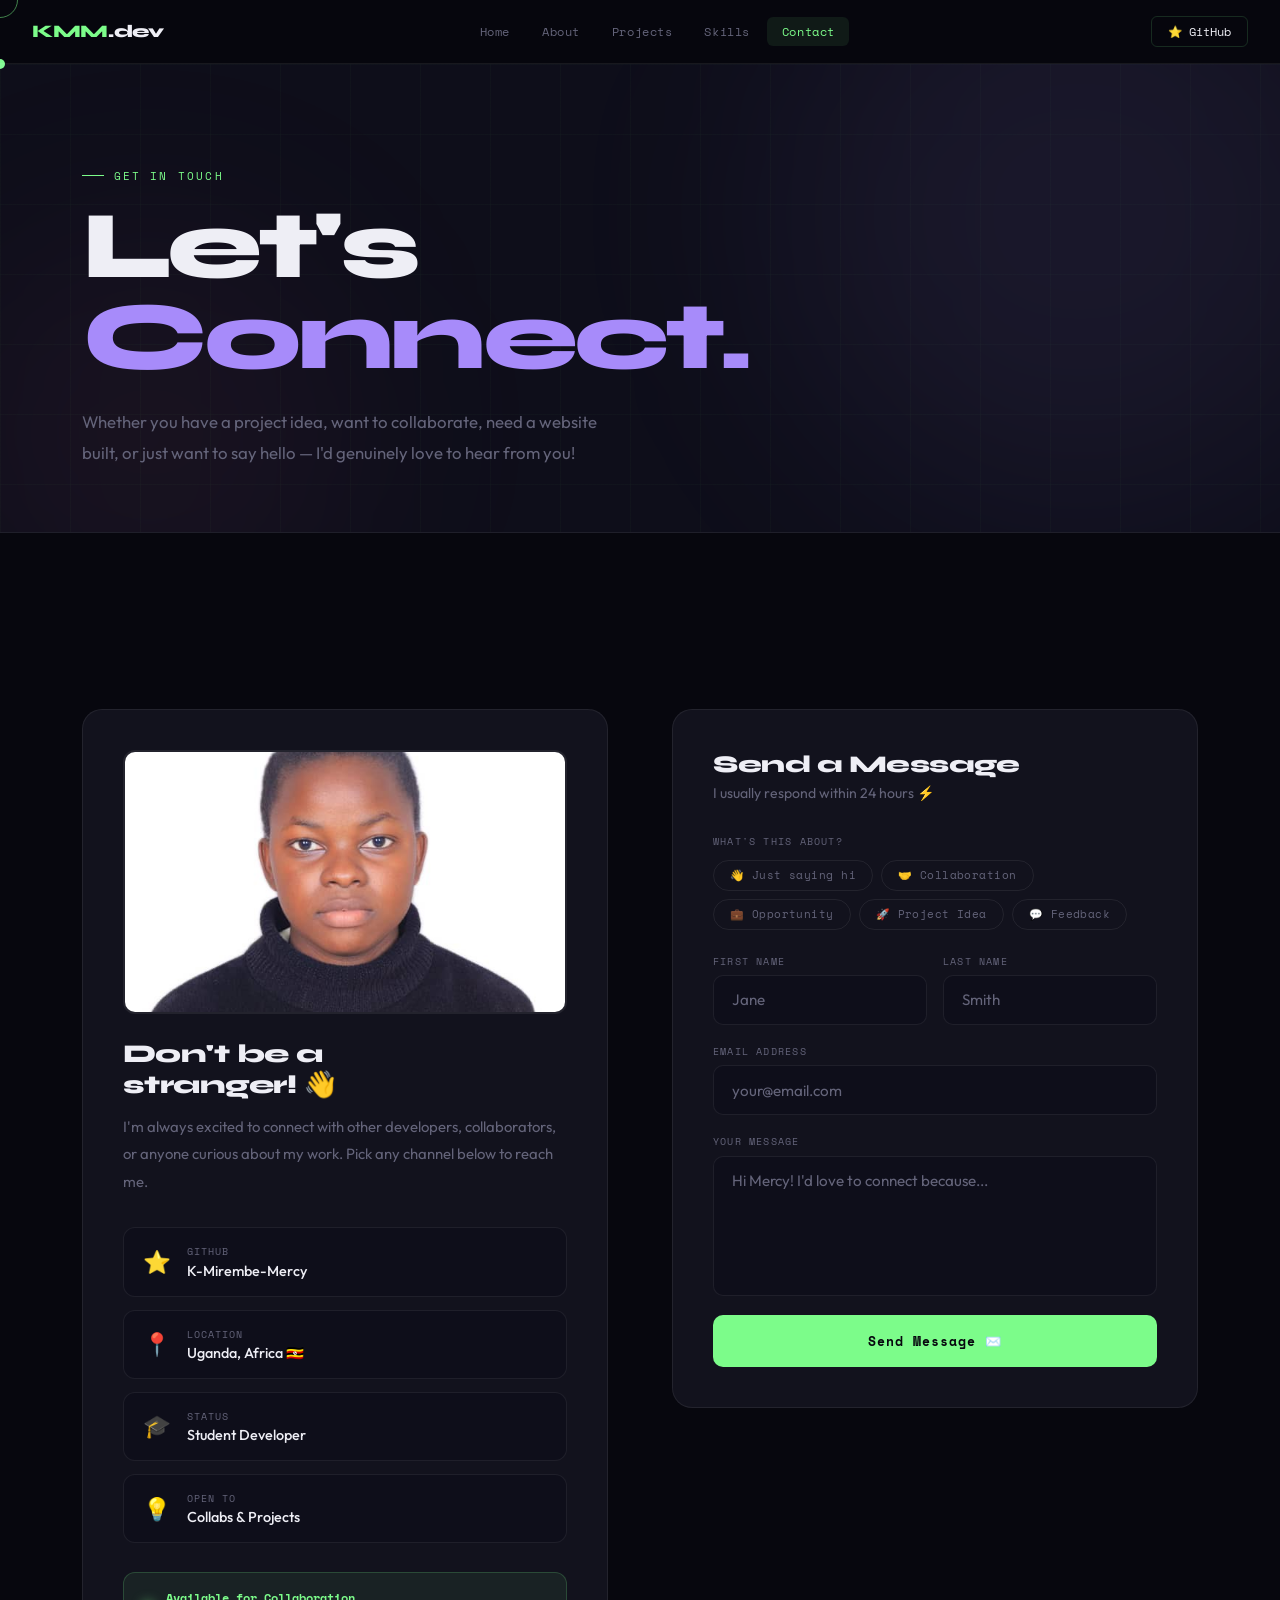
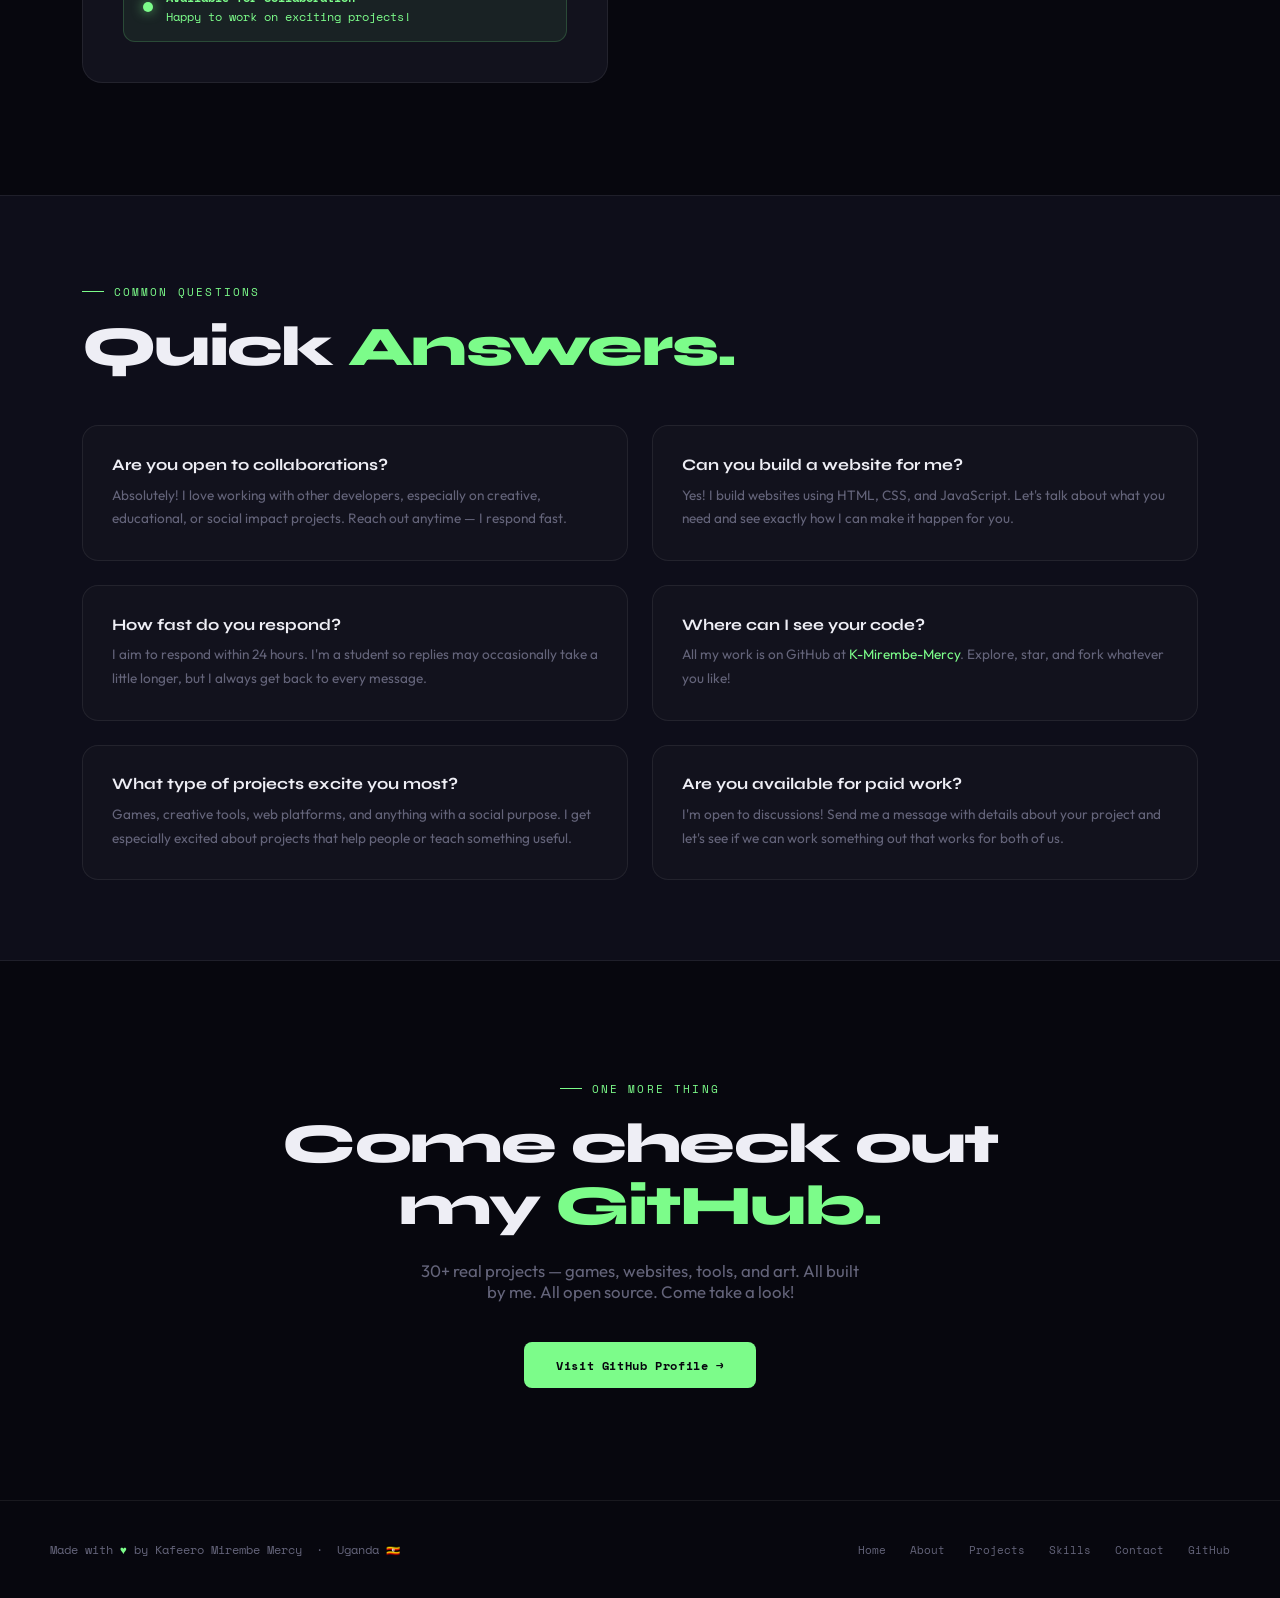
<file: contact.html>
<!DOCTYPE html>
<html lang="en">
<head>
<meta charset="UTF-8">
<meta name="viewport" content="width=device-width, initial-scale=1.0">
<title>Contact — Kafeero Mirembe Mercy</title>
<link rel="stylesheet" href="style.css">
<style>
.ch{background:var(--bg2);border-bottom:1px solid var(--bord);padding:6rem 0 4rem;position:relative;overflow:hidden;}
.chb{position:absolute;border-radius:50%;filter:blur(110px);pointer-events:none;}
.chb1{width:600px;height:600px;background:rgba(167,139,250,.07);top:-150px;right:-100px;}
.chb2{width:400px;height:400px;background:rgba(244,114,182,.05);bottom:-100px;left:-50px;}
/* LAYOUT */
.cl{display:grid;grid-template-columns:1fr 1fr;gap:4rem;align-items:start;margin-top:4rem;}
/* INFO */
.ci{background:var(--card);border:1px solid var(--bord);border-radius:20px;padding:2.5rem;position:sticky;top:84px;}
.ci-title{font-family:'Syne',sans-serif;font-size:1.6rem;font-weight:800;margin-bottom:.8rem;letter-spacing:-.02em;}
.ci-desc{color:var(--muted);line-height:1.85;font-size:.93rem;margin-bottom:2rem;}
.clink{display:flex;align-items:center;gap:1rem;padding:1rem 1.2rem;background:var(--bg2);border:1px solid var(--bord);border-radius:12px;text-decoration:none;color:var(--text);transition:all .25s;margin-bottom:.8rem;}
.clink:last-of-type{margin-bottom:0;}
.clink:hover{border-color:var(--green);color:var(--green);transform:translateX(5px);}
.cl-ico{font-size:1.4rem;flex-shrink:0;}
.cl-lbl{font-family:'Space Mono',monospace;font-size:.63rem;color:var(--muted);letter-spacing:.1em;text-transform:uppercase;margin-bottom:.15rem;}
.cl-val{font-size:.9rem;font-weight:500;}
.av{display:flex;align-items:center;gap:.8rem;margin-top:1.8rem;padding:1rem 1.2rem;background:rgba(124,252,138,.07);border:1px solid rgba(124,252,138,.18);border-radius:12px;}
.av-dot{width:10px;height:10px;border-radius:50%;background:var(--green);box-shadow:0 0 12px rgba(124,252,138,.7);flex-shrink:0;animation:glow 2s infinite;}
@keyframes glow{0%,100%{box-shadow:0 0 12px rgba(124,252,138,.7)}50%{box-shadow:0 0 24px rgba(124,252,138,.9)}}
.av-txt{font-family:'Space Mono',monospace;font-size:.72rem;color:var(--green);line-height:1.5;}
.av-txt strong{display:block;font-size:.78rem;}
/* PHOTO IN SIDEBAR */
.ci-photo{border-radius:12px;overflow:hidden;margin-bottom:1.5rem;border:2px solid var(--bord);}
.ci-photo img{width:100%;display:block;object-fit:cover;max-height:260px;}
/* FORM */
.cf{background:var(--card);border:1px solid var(--bord);border-radius:20px;padding:2.5rem;}
.cf-title{font-family:'Syne',sans-serif;font-size:1.5rem;font-weight:800;margin-bottom:.3rem;letter-spacing:-.02em;}
.cf-sub{color:var(--muted);font-size:.88rem;margin-bottom:2rem;}
.fr{display:grid;grid-template-columns:1fr 1fr;gap:1rem;}
.fg{display:flex;flex-direction:column;gap:.4rem;margin-bottom:1.2rem;}
.fl{font-family:'Space Mono',monospace;font-size:.63rem;color:var(--muted);letter-spacing:.12em;text-transform:uppercase;}
.fi,.fta{background:var(--bg2);border:1px solid var(--bord);border-radius:10px;padding:.9rem 1.1rem;color:var(--text);font-family:'Outfit',sans-serif;font-size:.95rem;outline:none;transition:all .25s;resize:none;width:100%;}
.fi:focus,.fta:focus{border-color:var(--green);box-shadow:0 0 0 3px rgba(124,252,138,.08);}
.fi::placeholder,.fta::placeholder{color:var(--muted);}
.fta{min-height:140px;}
/* SUBJECT TAGS */
.stags{display:flex;flex-wrap:wrap;gap:.5rem;margin-bottom:1.5rem;}
.stag{font-family:'Space Mono',monospace;font-size:.68rem;padding:.4rem 1rem;border-radius:20px;border:1px solid var(--bord);background:transparent;color:var(--muted);cursor:pointer;transition:all .2s;letter-spacing:.04em;}
.stag:hover,.stag.sel{border-color:var(--green);color:var(--green);background:rgba(124,252,138,.07);}
.sbtn{width:100%;padding:1rem;border:none;border-radius:10px;background:var(--green);color:#07070e;font-family:'Space Mono',monospace;font-size:.82rem;font-weight:700;letter-spacing:.08em;cursor:pointer;transition:all .25s;display:flex;align-items:center;justify-content:center;gap:.6rem;}
.sbtn:hover{transform:translateY(-2px);box-shadow:0 12px 30px rgba(124,252,138,.3);}
.sbtn:disabled{opacity:.6;cursor:not-allowed;transform:none;}
.succ{display:none;text-align:center;padding:2rem;background:rgba(124,252,138,.07);border:1px solid rgba(124,252,138,.18);border-radius:12px;margin-top:1rem;}
.succ.show{display:block;}
.succ-ico{font-size:2.5rem;margin-bottom:.8rem;}
.succ-t{font-family:'Syne',sans-serif;font-size:1.2rem;font-weight:700;color:var(--green);margin-bottom:.4rem;}
.succ-s{font-size:.85rem;color:var(--muted);}
/* FAQ */
.faq-grid{display:grid;grid-template-columns:1fr 1fr;gap:1.5rem;margin-top:3rem;}
.faqc{background:var(--card);border:1px solid var(--bord);border-radius:16px;padding:1.8rem;transition:all .3s;}
.faqc:hover{border-color:var(--gbord);}
.faqc-q{font-family:'Syne',sans-serif;font-size:1rem;font-weight:700;margin-bottom:.6rem;}
.faqc-a{font-size:.85rem;color:var(--muted);line-height:1.75;}
@media(max-width:900px){.cl{grid-template-columns:1fr;}.ci{position:static;}.fr{grid-template-columns:1fr;}.faq-grid{grid-template-columns:1fr;}}
</style>
</head>
<body class="page">
<div id="cur"></div><div id="curR"></div>
<nav id="navbar">
  <a class="logo" href="index.html">KMM<span>.dev</span></a>
  <ul class="nav-links">
    <li><a href="index.html">Home</a></li>
    <li><a href="about.html">About</a></li>
    <li><a href="projects.html">Projects</a></li>
    <li><a href="skills.html">Skills</a></li>
    <li><a href="contact.html">Contact</a></li>
  </ul>
  <div class="nav-right">
    <a href="https://github.com/K-Mirembe-Mercy/" target="_blank" class="gh-btn">⭐ GitHub</a>
    <button class="ham" id="ham" onclick="toggleMenu()" aria-label="Open menu">
      <span></span><span></span><span></span>
    </button>
  </div>
</nav>
<div class="mob-menu" id="mobMenu">
  <button onclick="closeMenu()" style="position:absolute;top:1.5rem;right:1.5rem;background:none;border:none;color:var(--muted);font-size:2rem;cursor:pointer;">✕</button>
  <a href="index.html" onclick="closeMenu()">Home</a>
  <a href="about.html" onclick="closeMenu()">About</a>
  <a href="projects.html" onclick="closeMenu()">Projects</a>
  <a href="skills.html" onclick="closeMenu()">Skills</a>
  <a href="contact.html" onclick="closeMenu()">Contact</a>
</div>
<main>
<section class="ch">
  <div class="gbg"></div>
  <div class="chb chb1"></div><div class="chb chb2"></div>
  <div class="container" style="position:relative;z-index:2;">
    <div class="tag">Get In Touch</div>
    <h1 style="font-family:'Syne',sans-serif;font-size:clamp(3rem,8vw,6rem);font-weight:800;line-height:.95;letter-spacing:-.04em;">Let's<br><span class="pu">Connect.</span></h1>
    <p style="color:var(--muted);margin-top:1.5rem;max-width:520px;font-size:1.05rem;line-height:1.85;">Whether you have a project idea, want to collaborate, need a website built, or just want to say hello — I'd genuinely love to hear from you!</p>
  </div>
</section>

<section class="sec">
  <div class="container">
    <div class="cl">
      <!-- INFO -->
      <div class="fu">
        <div class="ci">
          <div class="ci-photo">
            <img src="[data-uri]" alt="Kafeero Mirembe Mercy" />
          </div>
          <div class="ci-title">Don't be a<br>stranger! 👋</div>
          <div class="ci-desc">I'm always excited to connect with other developers, collaborators, or anyone curious about my work. Pick any channel below to reach me.</div>
          <a href="https://github.com/K-Mirembe-Mercy/" target="_blank" class="clink"><span class="cl-ico">⭐</span><div><div class="cl-lbl">GitHub</div><div class="cl-val">K-Mirembe-Mercy</div></div></a>
          <a href="#" class="clink"><span class="cl-ico">📍</span><div><div class="cl-lbl">Location</div><div class="cl-val">Uganda, Africa 🇺🇬</div></div></a>
          <a href="#" class="clink"><span class="cl-ico">🎓</span><div><div class="cl-lbl">Status</div><div class="cl-val">Student Developer</div></div></a>
          <a href="#" class="clink"><span class="cl-ico">💡</span><div><div class="cl-lbl">Open To</div><div class="cl-val">Collabs &amp; Projects</div></div></a>
          <div class="av"><div class="av-dot"></div><div class="av-txt"><strong>Available for Collaboration</strong>Happy to work on exciting projects!</div></div>
        </div>
      </div>

      <!-- FORM -->
      <div class="fu d1">
        <div class="cf">
          <div class="cf-title">Send a Message</div>
          <div class="cf-sub">I usually respond within 24 hours ⚡</div>
          <div style="margin-bottom:1.5rem;">
            <div class="fl" style="margin-bottom:.7rem;">What's this about?</div>
            <div class="stags">
              <button class="stag" onclick="selTag(this)">👋 Just saying hi</button>
              <button class="stag" onclick="selTag(this)">🤝 Collaboration</button>
              <button class="stag" onclick="selTag(this)">💼 Opportunity</button>
              <button class="stag" onclick="selTag(this)">🚀 Project Idea</button>
              <button class="stag" onclick="selTag(this)">💬 Feedback</button>
            </div>
          </div>
          <div class="fr">
            <div class="fg"><label class="fl">First Name</label><input type="text" class="fi" placeholder="Jane" id="fn"></div>
            <div class="fg"><label class="fl">Last Name</label><input type="text" class="fi" placeholder="Smith" id="ln"></div>
          </div>
          <div class="fg"><label class="fl">Email Address</label><input type="email" class="fi" placeholder="your@email.com" id="em"></div>
          <div class="fg"><label class="fl">Your Message</label><textarea class="fta" placeholder="Hi Mercy! I'd love to connect because..." id="mg"></textarea></div>
          <button class="sbtn" onclick="sendMsg()" id="sb">Send Message ✉️</button>
          <div class="succ" id="succ">
            <div class="succ-ico">🎉</div>
            <div class="succ-t">Message Sent!</div>
            <div class="succ-s">Thanks for reaching out! I'll get back to you soon.</div>
          </div>
        </div>
      </div>
    </div>
  </div>
</section>

<!-- FAQ -->
<div style="background:var(--bg2);border-top:1px solid var(--bord);border-bottom:1px solid var(--bord);padding:5rem 0;">
  <div class="container">
    <div class="tag">Common Questions</div>
    <h2 class="st">Quick <span class="gr">Answers.</span></h2>
    <div class="faq-grid">
      <div class="faqc fu"><div class="faqc-q">Are you open to collaborations?</div><div class="faqc-a">Absolutely! I love working with other developers, especially on creative, educational, or social impact projects. Reach out anytime — I respond fast.</div></div>
      <div class="faqc fu d1"><div class="faqc-q">Can you build a website for me?</div><div class="faqc-a">Yes! I build websites using HTML, CSS, and JavaScript. Let's talk about what you need and see exactly how I can make it happen for you.</div></div>
      <div class="faqc fu d2"><div class="faqc-q">How fast do you respond?</div><div class="faqc-a">I aim to respond within 24 hours. I'm a student so replies may occasionally take a little longer, but I always get back to every message.</div></div>
      <div class="faqc fu d3"><div class="faqc-q">Where can I see your code?</div><div class="faqc-a">All my work is on GitHub at <a href="https://github.com/K-Mirembe-Mercy/" target="_blank" style="color:var(--green);text-decoration:none;">K-Mirembe-Mercy</a>. Explore, star, and fork whatever you like!</div></div>
      <div class="faqc fu"><div class="faqc-q">What type of projects excite you most?</div><div class="faqc-a">Games, creative tools, web platforms, and anything with a social purpose. I get especially excited about projects that help people or teach something useful.</div></div>
      <div class="faqc fu d1"><div class="faqc-q">Are you available for paid work?</div><div class="faqc-a">I'm open to discussions! Send me a message with details about your project and let's see if we can work something out that works for both of us.</div></div>
    </div>
  </div>
</div>

<!-- FINAL CTA -->
<section class="sec">
  <div class="container" style="text-align:center;">
    <div class="tag" style="justify-content:center;">One More Thing</div>
    <h2 class="st">Come check out<br>my <span class="gr">GitHub.</span></h2>
    <p style="color:var(--muted);margin:1.5rem auto 2.5rem;max-width:440px;font-size:1.05rem;">30+ real projects — games, websites, tools, and art. All built by me. All open source. Come take a look!</p>
    <a href="https://github.com/K-Mirembe-Mercy/" target="_blank" class="btn-g">Visit GitHub Profile →</a>
  </div>
</section>
</main>
<footer>
  <div class="foot-inner">
    <div class="foot-left">Made with <span>♥</span> by Kafeero Mirembe Mercy &nbsp;·&nbsp; Uganda 🇺🇬</div>
    <div class="foot-links">
      <a href="index.html">Home</a><a href="about.html">About</a>
      <a href="projects.html">Projects</a><a href="skills.html">Skills</a>
      <a href="contact.html">Contact</a>
      <a href="https://github.com/K-Mirembe-Mercy/" target="_blank">GitHub</a>
    </div>
  </div>
</footer>
<script>
// CURSOR
(function(){
  var d=document.getElementById('cur'),r=document.getElementById('curR');
  if(!d||!r)return;
  var mx=0,my=0,rx=0,ry=0;
  document.addEventListener('mousemove',function(e){mx=e.clientX;my=e.clientY;d.style.left=mx+'px';d.style.top=my+'px';});
  function loop(){rx+=(mx-rx)*.13;ry+=(my-ry)*.13;r.style.left=rx+'px';r.style.top=ry+'px';requestAnimationFrame(loop);}
  loop();
  document.querySelectorAll('a,button').forEach(function(el){
    el.addEventListener('mouseenter',function(){d.style.transform='translate(-50%,-50%) scale(2.5)';r.style.transform='translate(-50%,-50%) scale(1.4)';});
    el.addEventListener('mouseleave',function(){d.style.transform='translate(-50%,-50%) scale(1)';r.style.transform='translate(-50%,-50%) scale(1)';});
  });
})();
// MOBILE MENU
function toggleMenu(){
  var m=document.getElementById('mobMenu'),h=document.getElementById('ham');
  var open=!m.classList.contains('open');
  if(open){m.classList.add('open');h.classList.add('open');document.body.style.overflow='hidden';}
  else{m.classList.remove('open');h.classList.remove('open');document.body.style.overflow='';}
}
function closeMenu(){
  var m=document.getElementById('mobMenu'),h=document.getElementById('ham');
  m.classList.remove('open');h.classList.remove('open');document.body.style.overflow='';
}
// FADE UP
(function(){
  var obs=new IntersectionObserver(function(entries){
    entries.forEach(function(e,i){if(e.isIntersecting){setTimeout(function(){e.target.classList.add('vis');},i*80);}});
  },{threshold:0.08});
  document.querySelectorAll('.fu').forEach(function(el){obs.observe(el);});
})();
// ACTIVE LINK
(function(){
  var p=window.location.pathname.split('/').pop()||'index.html';
  document.querySelectorAll('.nav-links a').forEach(function(a){if(a.getAttribute('href')===p)a.classList.add('act');});
})();
</script>
<script>
function selTag(el){document.querySelectorAll('.stag').forEach(function(t){t.classList.remove('sel');});el.classList.add('sel');}
function sendMsg(){
  var f=document.getElementById('fn').value.trim();
  var e=document.getElementById('em').value.trim();
  var m=document.getElementById('mg').value.trim();
  if(!f||!e||!m){alert('Please fill in your name, email, and message!');return;}
  var btn=document.getElementById('sb');
  btn.textContent='Sending...';btn.disabled=true;
  setTimeout(function(){btn.style.display='none';document.getElementById('succ').classList.add('show');},1200);
}
</script>
</body></html>
</file>
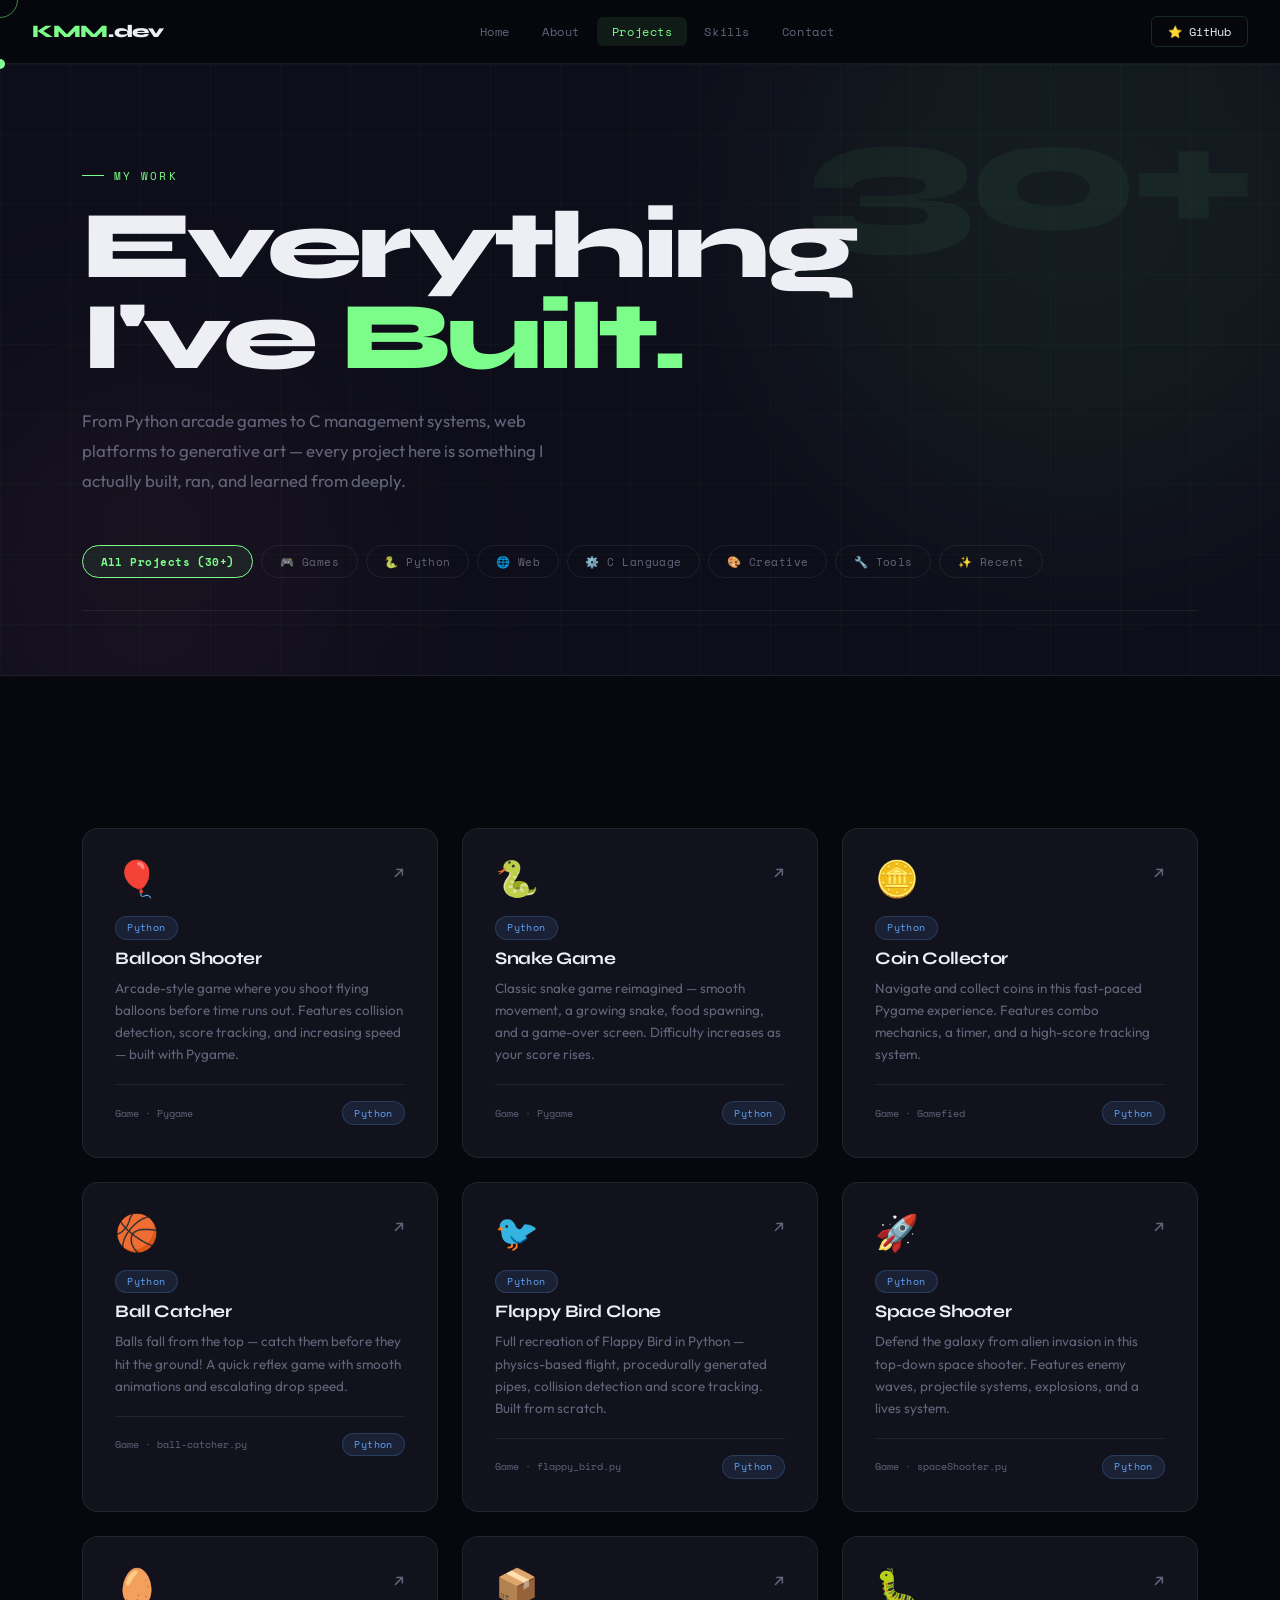
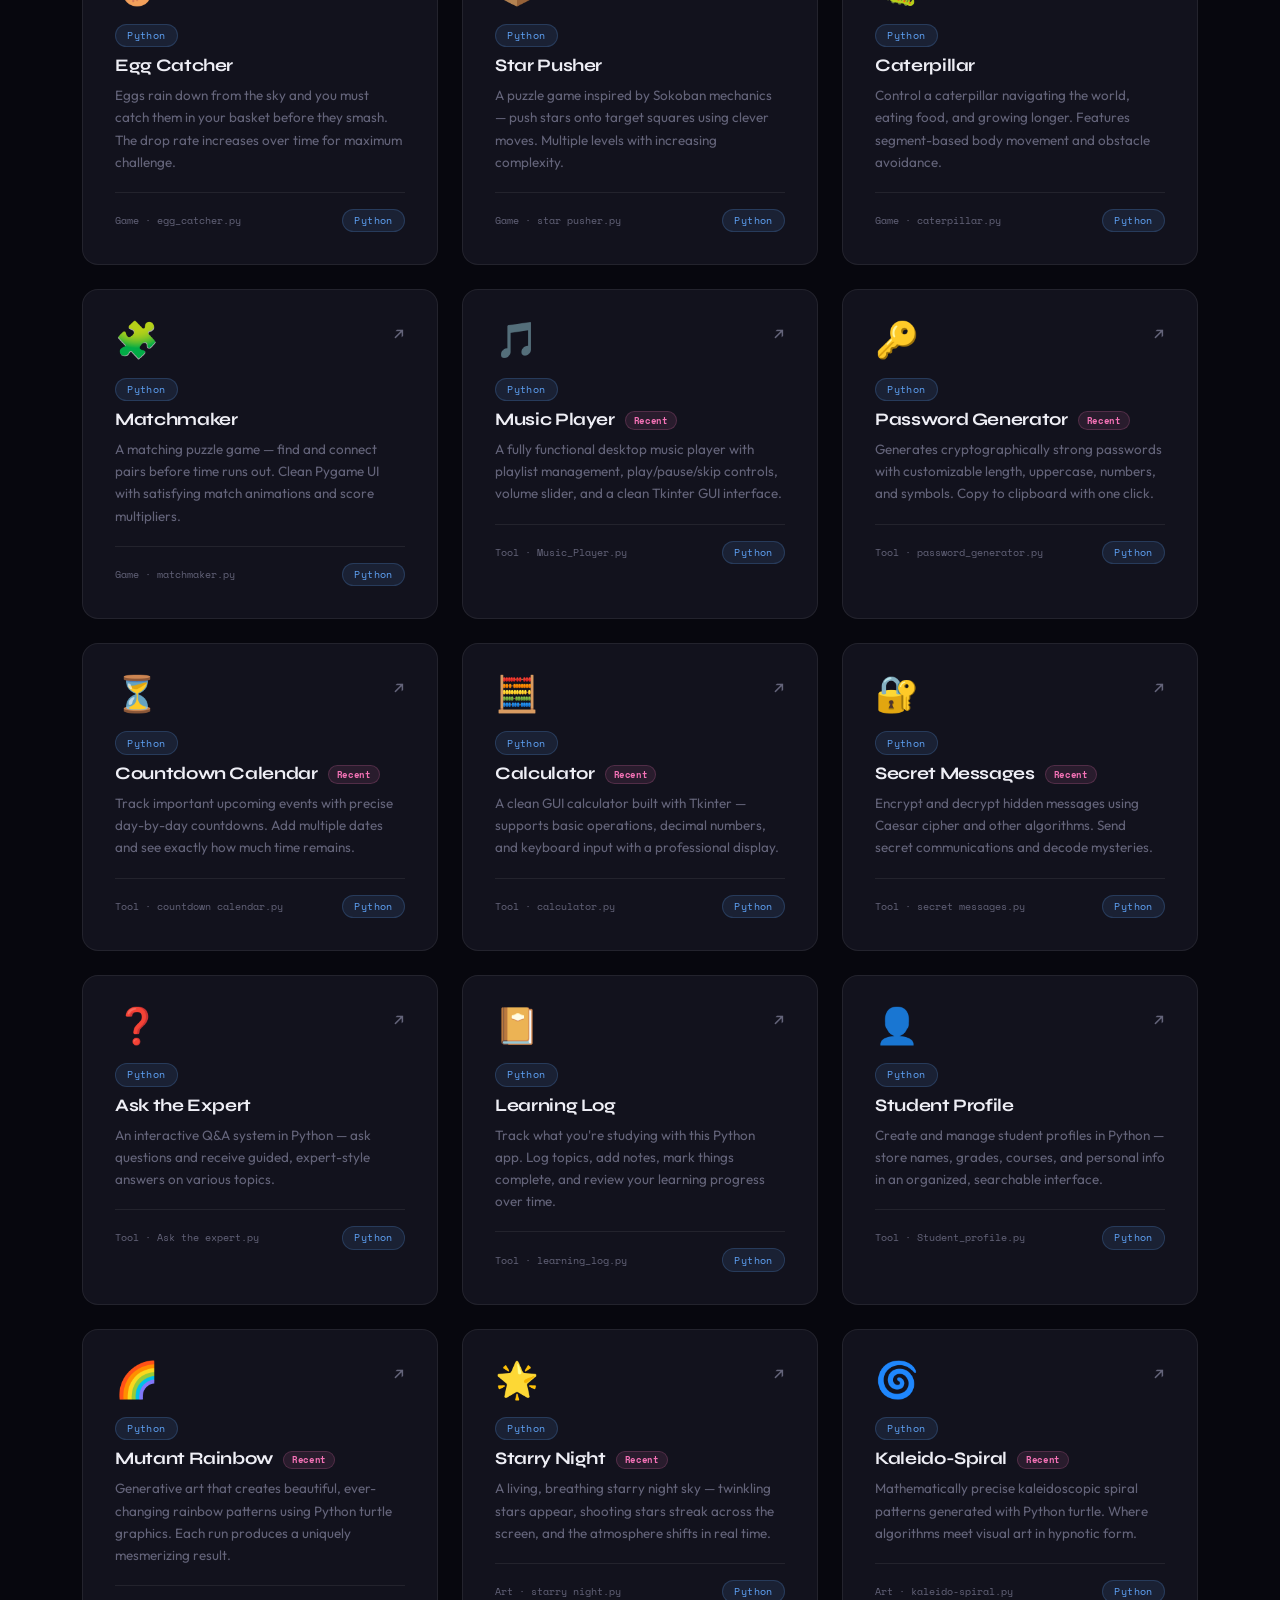
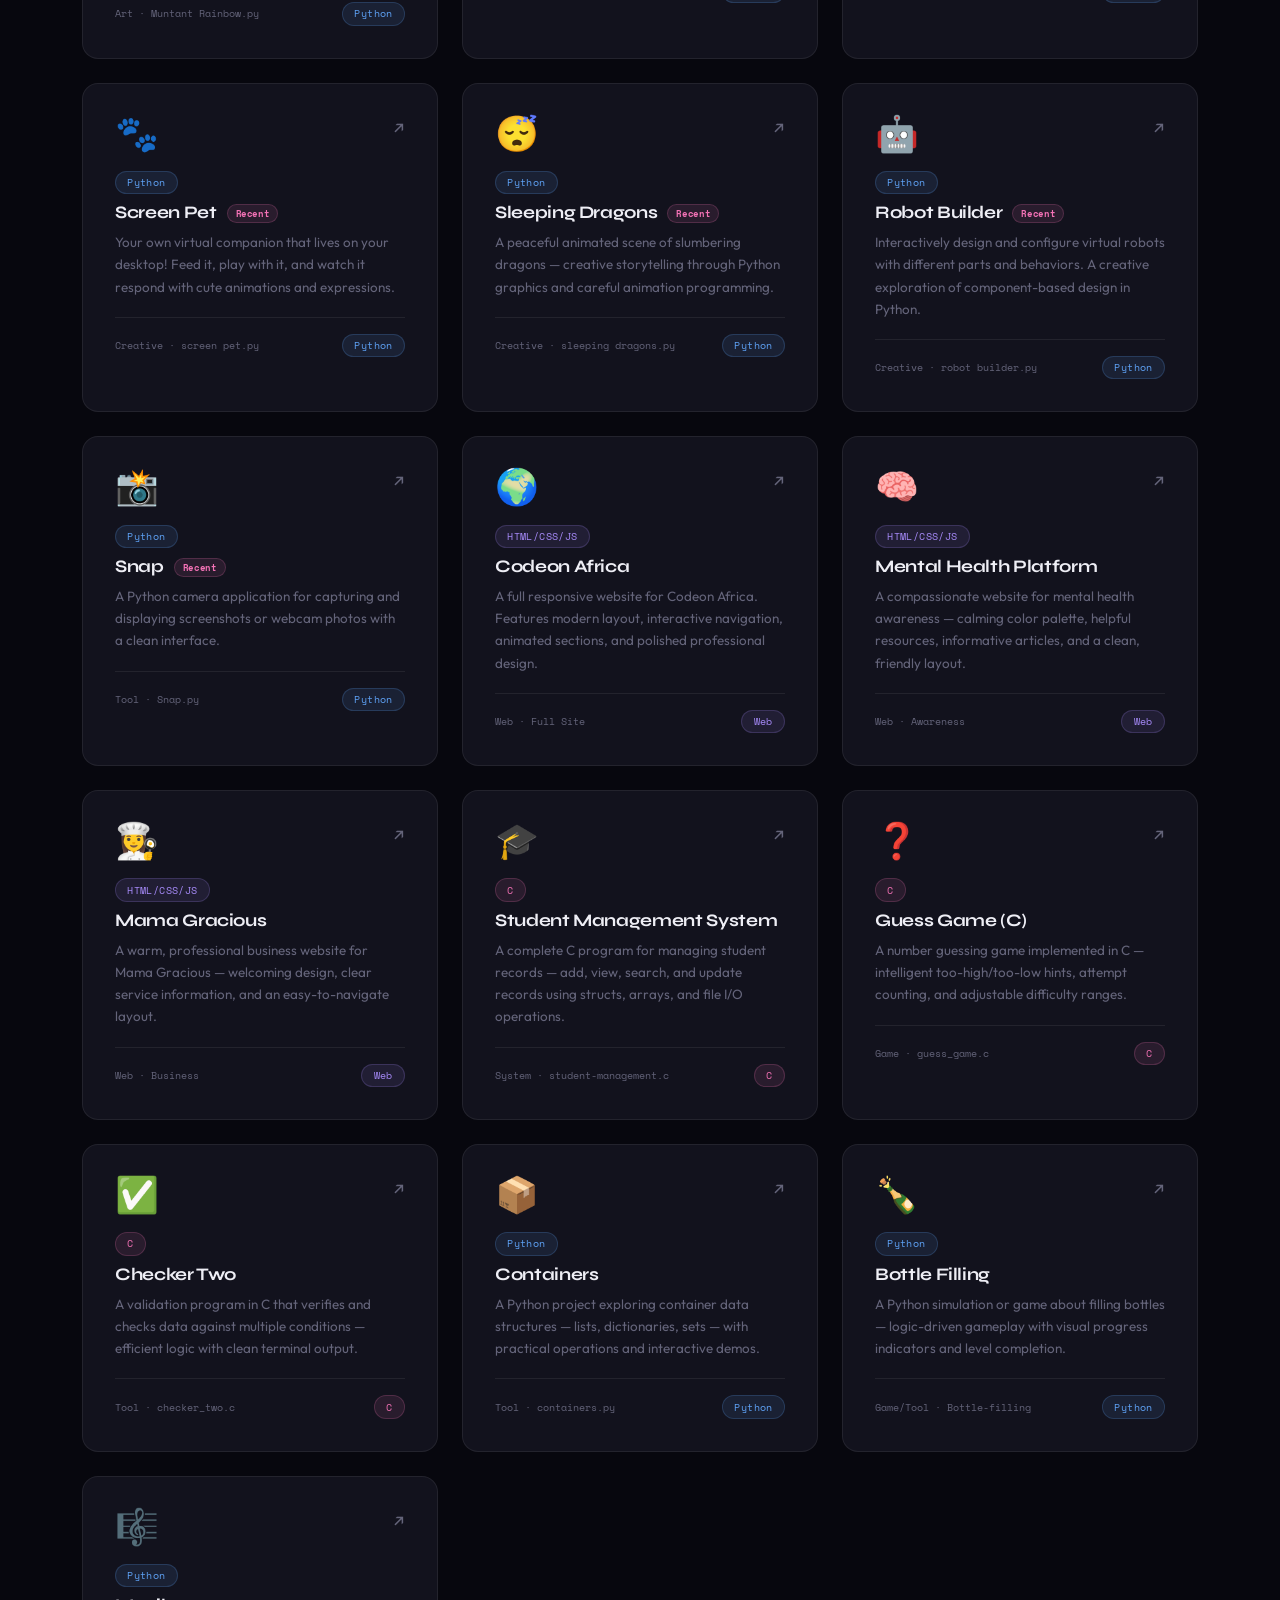
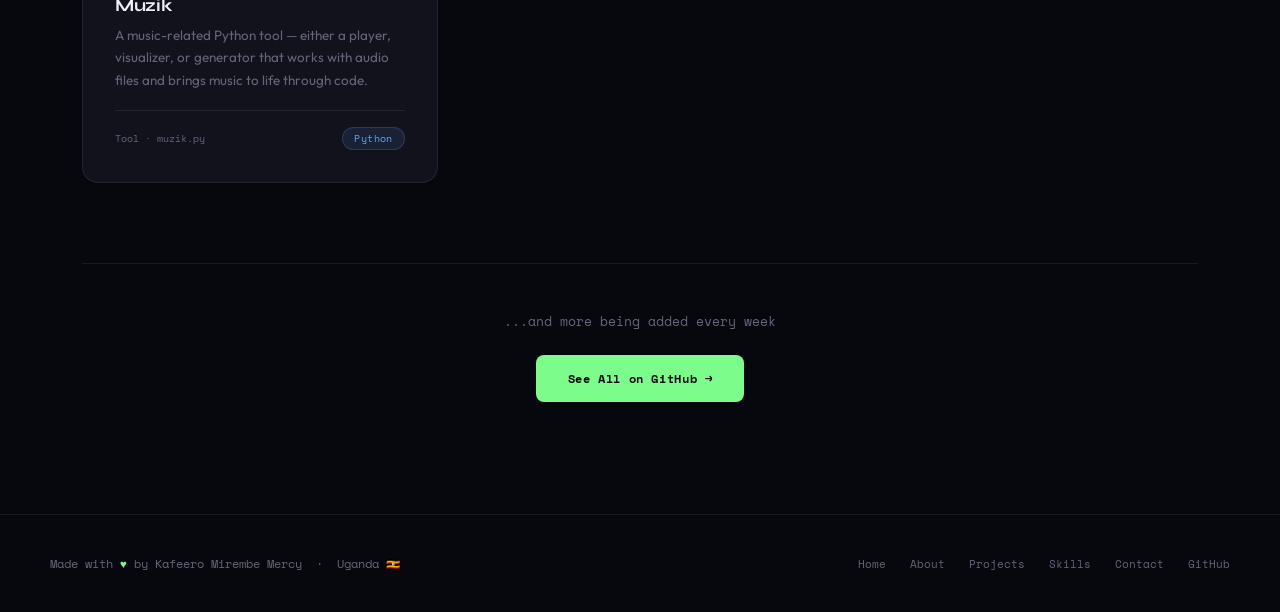
<file: projects.html>
<!DOCTYPE html>
<html lang="en">
<head>
<meta charset="UTF-8">
<meta name="viewport" content="width=device-width, initial-scale=1.0">
<title>Projects — Kafeero Mirembe Mercy</title>
<link rel="stylesheet" href="style.css">
<style>
.ph{background:var(--bg2);border-bottom:1px solid var(--bord);padding:6rem 0 4rem;position:relative;overflow:hidden;}
.ph-blob{position:absolute;border-radius:50%;filter:blur(110px);pointer-events:none;}
.phb1{width:600px;height:600px;background:rgba(124,252,138,.06);top:-150px;right:-100px;}
.phb2{width:400px;height:400px;background:rgba(244,114,182,.05);bottom:-100px;left:-50px;}
.ph-num{position:absolute;top:2rem;right:2rem;font-family:'Syne',sans-serif;font-size:10rem;font-weight:800;color:rgba(124,252,138,.05);line-height:1;letter-spacing:-.05em;pointer-events:none;}
/* FILTERS */
.fb{display:flex;gap:.5rem;flex-wrap:wrap;margin:3rem 0 0;padding-bottom:2rem;border-bottom:1px solid var(--bord);}
.fbt{font-family:'Space Mono',monospace;font-size:.7rem;padding:.45rem 1.1rem;border-radius:20px;border:1px solid var(--bord);background:transparent;color:var(--muted);cursor:pointer;transition:all .2s;letter-spacing:.04em;}
.fbt:hover,.fbt.on{border-color:var(--green);color:var(--green);background:rgba(124,252,138,.07);}
.fbt.on{font-weight:700;}
/* GRID */
.pg{display:grid;grid-template-columns:repeat(auto-fill,minmax(320px,1fr));gap:1.5rem;margin-top:2.5rem;}
.pc{background:var(--card);border:1px solid var(--bord);border-radius:16px;padding:2rem;transition:all .3s;position:relative;overflow:hidden;}
.pc::before{content:'';position:absolute;top:0;left:0;right:0;height:2px;background:linear-gradient(90deg,var(--green),var(--purple));transform:scaleX(0);transform-origin:left;transition:transform .4s ease;}
.pc:hover{border-color:rgba(124,252,138,.3);transform:translateY(-5px);box-shadow:var(--glow);}
.pc:hover::before{transform:scaleX(1);}
.pc.hide{display:none;}
.pc-top{display:flex;justify-content:space-between;align-items:flex-start;margin-bottom:1.2rem;}
.pc-ico{font-size:2.2rem;line-height:1;}
.pc-arr{color:var(--muted);font-size:1.1rem;transition:.3s;text-decoration:none;display:inline-block;}
.pc:hover .pc-arr{color:var(--green);transform:translate(3px,-3px);}
.pc-name{font-family:'Syne',sans-serif;font-size:1.1rem;font-weight:700;margin:.5rem 0;letter-spacing:-.02em;}
.pc-desc{font-size:.84rem;color:var(--muted);line-height:1.65;margin-bottom:1.2rem;}
.pc-foot{display:flex;justify-content:space-between;align-items:center;padding-top:1rem;border-top:1px solid var(--bord);}
.pc-cat{font-family:'Space Mono',monospace;font-size:.63rem;color:var(--muted);}
.nb{display:inline-block;font-family:'Space Mono',monospace;font-size:.58rem;color:var(--pink);background:rgba(244,114,182,.1);border:1px solid rgba(244,114,182,.2);padding:.12rem .5rem;border-radius:20px;margin-left:.4rem;vertical-align:middle;}
.emp{text-align:center;padding:5rem 2rem;display:none;}
.emp.show{display:block;}
.emp p{color:var(--muted);font-family:'Space Mono',monospace;font-size:.85rem;}
@media(max-width:700px){.pg{grid-template-columns:1fr;}}
</style>
</head>
<body class="page">
<div id="cur"></div><div id="curR"></div>
<nav id="navbar">
  <a class="logo" href="index.html">KMM<span>.dev</span></a>
  <ul class="nav-links">
    <li><a href="index.html">Home</a></li>
    <li><a href="about.html">About</a></li>
    <li><a href="projects.html">Projects</a></li>
    <li><a href="skills.html">Skills</a></li>
    <li><a href="contact.html">Contact</a></li>
  </ul>
  <div class="nav-right">
    <a href="https://github.com/K-Mirembe-Mercy/" target="_blank" class="gh-btn">⭐ GitHub</a>
    <button class="ham" id="ham" onclick="toggleMenu()" aria-label="Open menu">
      <span></span><span></span><span></span>
    </button>
  </div>
</nav>
<div class="mob-menu" id="mobMenu">
  <button onclick="closeMenu()" style="position:absolute;top:1.5rem;right:1.5rem;background:none;border:none;color:var(--muted);font-size:2rem;cursor:pointer;">✕</button>
  <a href="index.html" onclick="closeMenu()">Home</a>
  <a href="about.html" onclick="closeMenu()">About</a>
  <a href="projects.html" onclick="closeMenu()">Projects</a>
  <a href="skills.html" onclick="closeMenu()">Skills</a>
  <a href="contact.html" onclick="closeMenu()">Contact</a>
</div>
<main>
<section class="ph">
  <div class="gbg"></div>
  <div class="ph-blob phb1"></div><div class="ph-blob phb2"></div>
  <div class="ph-num">30+</div>
  <div class="container" style="position:relative;z-index:2;">
    <div class="tag">My Work</div>
    <h1 style="font-family:'Syne',sans-serif;font-size:clamp(3rem,8vw,6rem);font-weight:800;line-height:.95;letter-spacing:-.04em;">Everything<br>I've <span class="gr">Built.</span></h1>
    <p style="color:var(--muted);margin-top:1.5rem;max-width:520px;font-size:1.05rem;line-height:1.8;">From Python arcade games to C management systems, web platforms to generative art — every project here is something I actually built, ran, and learned from deeply.</p>
    <div class="fb">
      <button class="fbt on" data-f="all">All Projects (30+)</button>
      <button class="fbt" data-f="game">🎮 Games</button>
      <button class="fbt" data-f="python">🐍 Python</button>
      <button class="fbt" data-f="web">🌐 Web</button>
      <button class="fbt" data-f="c">⚙️ C Language</button>
      <button class="fbt" data-f="art">🎨 Creative</button>
      <button class="fbt" data-f="tool">🔧 Tools</button>
      <button class="fbt" data-f="recent">✨ Recent</button>
    </div>
  </div>
</section>

<section class="sec">
  <div class="container">
    <div class="pg" id="pg">
      <div class="pc" data-tags="game python"><div class="pc-top"><div class="pc-ico">🎈</div><a href="https://github.com/K-Mirembe-Mercy/" target="_blank" class="pc-arr">↗</a></div><span class="lt lpy">Python</span><div class="pc-name">Balloon Shooter</div><div class="pc-desc">Arcade-style game where you shoot flying balloons before time runs out. Features collision detection, score tracking, and increasing speed — built with Pygame.</div><div class="pc-foot"><span class="pc-cat">Game · Pygame</span><span class="lt lpy">Python</span></div></div>

      <div class="pc" data-tags="game python"><div class="pc-top"><div class="pc-ico">🐍</div><a href="https://github.com/K-Mirembe-Mercy/" target="_blank" class="pc-arr">↗</a></div><span class="lt lpy">Python</span><div class="pc-name">Snake Game</div><div class="pc-desc">Classic snake game reimagined — smooth movement, a growing snake, food spawning, and a game-over screen. Difficulty increases as your score rises.</div><div class="pc-foot"><span class="pc-cat">Game · Pygame</span><span class="lt lpy">Python</span></div></div>

      <div class="pc" data-tags="game python"><div class="pc-top"><div class="pc-ico">🪙</div><a href="https://github.com/K-Mirembe-Mercy/" target="_blank" class="pc-arr">↗</a></div><span class="lt lpy">Python</span><div class="pc-name">Coin Collector</div><div class="pc-desc">Navigate and collect coins in this fast-paced Pygame experience. Features combo mechanics, a timer, and a high-score tracking system.</div><div class="pc-foot"><span class="pc-cat">Game · Gamefied</span><span class="lt lpy">Python</span></div></div>

      <div class="pc" data-tags="game python"><div class="pc-top"><div class="pc-ico">🏀</div><a href="https://github.com/K-Mirembe-Mercy/" target="_blank" class="pc-arr">↗</a></div><span class="lt lpy">Python</span><div class="pc-name">Ball Catcher</div><div class="pc-desc">Balls fall from the top — catch them before they hit the ground! A quick reflex game with smooth animations and escalating drop speed.</div><div class="pc-foot"><span class="pc-cat">Game · ball-catcher.py</span><span class="lt lpy">Python</span></div></div>

      <div class="pc" data-tags="game python"><div class="pc-top"><div class="pc-ico">🐦</div><a href="https://github.com/K-Mirembe-Mercy/" target="_blank" class="pc-arr">↗</a></div><span class="lt lpy">Python</span><div class="pc-name">Flappy Bird Clone</div><div class="pc-desc">Full recreation of Flappy Bird in Python — physics-based flight, procedurally generated pipes, collision detection and score tracking. Built from scratch.</div><div class="pc-foot"><span class="pc-cat">Game · flappy_bird.py</span><span class="lt lpy">Python</span></div></div>

      <div class="pc" data-tags="game python"><div class="pc-top"><div class="pc-ico">🚀</div><a href="https://github.com/K-Mirembe-Mercy/" target="_blank" class="pc-arr">↗</a></div><span class="lt lpy">Python</span><div class="pc-name">Space Shooter</div><div class="pc-desc">Defend the galaxy from alien invasion in this top-down space shooter. Features enemy waves, projectile systems, explosions, and a lives system.</div><div class="pc-foot"><span class="pc-cat">Game · spaceShooter.py</span><span class="lt lpy">Python</span></div></div>

      <div class="pc" data-tags="game python"><div class="pc-top"><div class="pc-ico">🥚</div><a href="https://github.com/K-Mirembe-Mercy/" target="_blank" class="pc-arr">↗</a></div><span class="lt lpy">Python</span><div class="pc-name">Egg Catcher</div><div class="pc-desc">Eggs rain down from the sky and you must catch them in your basket before they smash. The drop rate increases over time for maximum challenge.</div><div class="pc-foot"><span class="pc-cat">Game · egg_catcher.py</span><span class="lt lpy">Python</span></div></div>

      <div class="pc" data-tags="game python"><div class="pc-top"><div class="pc-ico">📦</div><a href="https://github.com/K-Mirembe-Mercy/" target="_blank" class="pc-arr">↗</a></div><span class="lt lpy">Python</span><div class="pc-name">Star Pusher</div><div class="pc-desc">A puzzle game inspired by Sokoban mechanics — push stars onto target squares using clever moves. Multiple levels with increasing complexity.</div><div class="pc-foot"><span class="pc-cat">Game · star pusher.py</span><span class="lt lpy">Python</span></div></div>

      <div class="pc" data-tags="game python"><div class="pc-top"><div class="pc-ico">🐛</div><a href="https://github.com/K-Mirembe-Mercy/" target="_blank" class="pc-arr">↗</a></div><span class="lt lpy">Python</span><div class="pc-name">Caterpillar</div><div class="pc-desc">Control a caterpillar navigating the world, eating food, and growing longer. Features segment-based body movement and obstacle avoidance.</div><div class="pc-foot"><span class="pc-cat">Game · caterpillar.py</span><span class="lt lpy">Python</span></div></div>

      <div class="pc" data-tags="game python"><div class="pc-top"><div class="pc-ico">🧩</div><a href="https://github.com/K-Mirembe-Mercy/" target="_blank" class="pc-arr">↗</a></div><span class="lt lpy">Python</span><div class="pc-name">Matchmaker</div><div class="pc-desc">A matching puzzle game — find and connect pairs before time runs out. Clean Pygame UI with satisfying match animations and score multipliers.</div><div class="pc-foot"><span class="pc-cat">Game · matchmaker.py</span><span class="lt lpy">Python</span></div></div>

      <div class="pc" data-tags="tool python recent"><div class="pc-top"><div class="pc-ico">🎵</div><a href="https://github.com/K-Mirembe-Mercy/" target="_blank" class="pc-arr">↗</a></div><span class="lt lpy">Python</span><div class="pc-name">Music Player <span class="nb">Recent</span></div><div class="pc-desc">A fully functional desktop music player with playlist management, play/pause/skip controls, volume slider, and a clean Tkinter GUI interface.</div><div class="pc-foot"><span class="pc-cat">Tool · Music_Player.py</span><span class="lt lpy">Python</span></div></div>

      <div class="pc" data-tags="tool python recent"><div class="pc-top"><div class="pc-ico">🔑</div><a href="https://github.com/K-Mirembe-Mercy/" target="_blank" class="pc-arr">↗</a></div><span class="lt lpy">Python</span><div class="pc-name">Password Generator <span class="nb">Recent</span></div><div class="pc-desc">Generates cryptographically strong passwords with customizable length, uppercase, numbers, and symbols. Copy to clipboard with one click.</div><div class="pc-foot"><span class="pc-cat">Tool · password_generator.py</span><span class="lt lpy">Python</span></div></div>

      <div class="pc" data-tags="tool python recent"><div class="pc-top"><div class="pc-ico">⏳</div><a href="https://github.com/K-Mirembe-Mercy/" target="_blank" class="pc-arr">↗</a></div><span class="lt lpy">Python</span><div class="pc-name">Countdown Calendar <span class="nb">Recent</span></div><div class="pc-desc">Track important upcoming events with precise day-by-day countdowns. Add multiple dates and see exactly how much time remains.</div><div class="pc-foot"><span class="pc-cat">Tool · countdown calendar.py</span><span class="lt lpy">Python</span></div></div>

      <div class="pc" data-tags="tool python recent"><div class="pc-top"><div class="pc-ico">🧮</div><a href="https://github.com/K-Mirembe-Mercy/" target="_blank" class="pc-arr">↗</a></div><span class="lt lpy">Python</span><div class="pc-name">Calculator <span class="nb">Recent</span></div><div class="pc-desc">A clean GUI calculator built with Tkinter — supports basic operations, decimal numbers, and keyboard input with a professional display.</div><div class="pc-foot"><span class="pc-cat">Tool · calculator.py</span><span class="lt lpy">Python</span></div></div>

      <div class="pc" data-tags="tool python recent"><div class="pc-top"><div class="pc-ico">🔐</div><a href="https://github.com/K-Mirembe-Mercy/" target="_blank" class="pc-arr">↗</a></div><span class="lt lpy">Python</span><div class="pc-name">Secret Messages <span class="nb">Recent</span></div><div class="pc-desc">Encrypt and decrypt hidden messages using Caesar cipher and other algorithms. Send secret communications and decode mysteries.</div><div class="pc-foot"><span class="pc-cat">Tool · secret messages.py</span><span class="lt lpy">Python</span></div></div>

      <div class="pc" data-tags="tool python"><div class="pc-top"><div class="pc-ico">❓</div><a href="https://github.com/K-Mirembe-Mercy/" target="_blank" class="pc-arr">↗</a></div><span class="lt lpy">Python</span><div class="pc-name">Ask the Expert</div><div class="pc-desc">An interactive Q&amp;A system in Python — ask questions and receive guided, expert-style answers on various topics.</div><div class="pc-foot"><span class="pc-cat">Tool · Ask the expert.py</span><span class="lt lpy">Python</span></div></div>

      <div class="pc" data-tags="tool python"><div class="pc-top"><div class="pc-ico">📔</div><a href="https://github.com/K-Mirembe-Mercy/" target="_blank" class="pc-arr">↗</a></div><span class="lt lpy">Python</span><div class="pc-name">Learning Log</div><div class="pc-desc">Track what you're studying with this Python app. Log topics, add notes, mark things complete, and review your learning progress over time.</div><div class="pc-foot"><span class="pc-cat">Tool · learning_log.py</span><span class="lt lpy">Python</span></div></div>

      <div class="pc" data-tags="tool python"><div class="pc-top"><div class="pc-ico">👤</div><a href="https://github.com/K-Mirembe-Mercy/" target="_blank" class="pc-arr">↗</a></div><span class="lt lpy">Python</span><div class="pc-name">Student Profile</div><div class="pc-desc">Create and manage student profiles in Python — store names, grades, courses, and personal info in an organized, searchable interface.</div><div class="pc-foot"><span class="pc-cat">Tool · Student_profile.py</span><span class="lt lpy">Python</span></div></div>

      <div class="pc" data-tags="art python recent"><div class="pc-top"><div class="pc-ico">🌈</div><a href="https://github.com/K-Mirembe-Mercy/" target="_blank" class="pc-arr">↗</a></div><span class="lt lpy">Python</span><div class="pc-name">Mutant Rainbow <span class="nb">Recent</span></div><div class="pc-desc">Generative art that creates beautiful, ever-changing rainbow patterns using Python turtle graphics. Each run produces a uniquely mesmerizing result.</div><div class="pc-foot"><span class="pc-cat">Art · Muntant Rainbow.py</span><span class="lt lpy">Python</span></div></div>

      <div class="pc" data-tags="art python recent"><div class="pc-top"><div class="pc-ico">🌟</div><a href="https://github.com/K-Mirembe-Mercy/" target="_blank" class="pc-arr">↗</a></div><span class="lt lpy">Python</span><div class="pc-name">Starry Night <span class="nb">Recent</span></div><div class="pc-desc">A living, breathing starry night sky — twinkling stars appear, shooting stars streak across the screen, and the atmosphere shifts in real time.</div><div class="pc-foot"><span class="pc-cat">Art · starry night.py</span><span class="lt lpy">Python</span></div></div>

      <div class="pc" data-tags="art python recent"><div class="pc-top"><div class="pc-ico">🌀</div><a href="https://github.com/K-Mirembe-Mercy/" target="_blank" class="pc-arr">↗</a></div><span class="lt lpy">Python</span><div class="pc-name">Kaleido-Spiral <span class="nb">Recent</span></div><div class="pc-desc">Mathematically precise kaleidoscopic spiral patterns generated with Python turtle. Where algorithms meet visual art in hypnotic form.</div><div class="pc-foot"><span class="pc-cat">Art · kaleido-spiral.py</span><span class="lt lpy">Python</span></div></div>

      <div class="pc" data-tags="art python recent"><div class="pc-top"><div class="pc-ico">🐾</div><a href="https://github.com/K-Mirembe-Mercy/" target="_blank" class="pc-arr">↗</a></div><span class="lt lpy">Python</span><div class="pc-name">Screen Pet <span class="nb">Recent</span></div><div class="pc-desc">Your own virtual companion that lives on your desktop! Feed it, play with it, and watch it respond with cute animations and expressions.</div><div class="pc-foot"><span class="pc-cat">Creative · screen pet.py</span><span class="lt lpy">Python</span></div></div>

      <div class="pc" data-tags="art python recent"><div class="pc-top"><div class="pc-ico">😴</div><a href="https://github.com/K-Mirembe-Mercy/" target="_blank" class="pc-arr">↗</a></div><span class="lt lpy">Python</span><div class="pc-name">Sleeping Dragons <span class="nb">Recent</span></div><div class="pc-desc">A peaceful animated scene of slumbering dragons — creative storytelling through Python graphics and careful animation programming.</div><div class="pc-foot"><span class="pc-cat">Creative · sleeping dragons.py</span><span class="lt lpy">Python</span></div></div>

      <div class="pc" data-tags="art python recent"><div class="pc-top"><div class="pc-ico">🤖</div><a href="https://github.com/K-Mirembe-Mercy/" target="_blank" class="pc-arr">↗</a></div><span class="lt lpy">Python</span><div class="pc-name">Robot Builder <span class="nb">Recent</span></div><div class="pc-desc">Interactively design and configure virtual robots with different parts and behaviors. A creative exploration of component-based design in Python.</div><div class="pc-foot"><span class="pc-cat">Creative · robot builder.py</span><span class="lt lpy">Python</span></div></div>

      <div class="pc" data-tags="art python recent"><div class="pc-top"><div class="pc-ico">📸</div><a href="https://github.com/K-Mirembe-Mercy/" target="_blank" class="pc-arr">↗</a></div><span class="lt lpy">Python</span><div class="pc-name">Snap <span class="nb">Recent</span></div><div class="pc-desc">A Python camera application for capturing and displaying screenshots or webcam photos with a clean interface.</div><div class="pc-foot"><span class="pc-cat">Tool · Snap.py</span><span class="lt lpy">Python</span></div></div>

      <div class="pc" data-tags="web"><div class="pc-top"><div class="pc-ico">🌍</div><a href="https://github.com/K-Mirembe-Mercy/" target="_blank" class="pc-arr">↗</a></div><span class="lt lweb">HTML/CSS/JS</span><div class="pc-name">Codeon Africa</div><div class="pc-desc">A full responsive website for Codeon Africa. Features modern layout, interactive navigation, animated sections, and polished professional design.</div><div class="pc-foot"><span class="pc-cat">Web · Full Site</span><span class="lt lweb">Web</span></div></div>

      <div class="pc" data-tags="web"><div class="pc-top"><div class="pc-ico">🧠</div><a href="https://github.com/K-Mirembe-Mercy/" target="_blank" class="pc-arr">↗</a></div><span class="lt lweb">HTML/CSS/JS</span><div class="pc-name">Mental Health Platform</div><div class="pc-desc">A compassionate website for mental health awareness — calming color palette, helpful resources, informative articles, and a clean, friendly layout.</div><div class="pc-foot"><span class="pc-cat">Web · Awareness</span><span class="lt lweb">Web</span></div></div>

      <div class="pc" data-tags="web"><div class="pc-top"><div class="pc-ico">👩‍🍳</div><a href="https://github.com/K-Mirembe-Mercy/" target="_blank" class="pc-arr">↗</a></div><span class="lt lweb">HTML/CSS/JS</span><div class="pc-name">Mama Gracious</div><div class="pc-desc">A warm, professional business website for Mama Gracious — welcoming design, clear service information, and an easy-to-navigate layout.</div><div class="pc-foot"><span class="pc-cat">Web · Business</span><span class="lt lweb">Web</span></div></div>

      <div class="pc" data-tags="c"><div class="pc-top"><div class="pc-ico">🎓</div><a href="https://github.com/K-Mirembe-Mercy/" target="_blank" class="pc-arr">↗</a></div><span class="lt lc">C</span><div class="pc-name">Student Management System</div><div class="pc-desc">A complete C program for managing student records — add, view, search, and update records using structs, arrays, and file I/O operations.</div><div class="pc-foot"><span class="pc-cat">System · student-management.c</span><span class="lt lc">C</span></div></div>

      <div class="pc" data-tags="c game"><div class="pc-top"><div class="pc-ico">❓</div><a href="https://github.com/K-Mirembe-Mercy/" target="_blank" class="pc-arr">↗</a></div><span class="lt lc">C</span><div class="pc-name">Guess Game (C)</div><div class="pc-desc">A number guessing game implemented in C — intelligent too-high/too-low hints, attempt counting, and adjustable difficulty ranges.</div><div class="pc-foot"><span class="pc-cat">Game · guess_game.c</span><span class="lt lc">C</span></div></div>

      <div class="pc" data-tags="c tool"><div class="pc-top"><div class="pc-ico">✅</div><a href="https://github.com/K-Mirembe-Mercy/" target="_blank" class="pc-arr">↗</a></div><span class="lt lc">C</span><div class="pc-name">Checker Two</div><div class="pc-desc">A validation program in C that verifies and checks data against multiple conditions — efficient logic with clean terminal output.</div><div class="pc-foot"><span class="pc-cat">Tool · checker_two.c</span><span class="lt lc">C</span></div></div>

      <div class="pc" data-tags="python tool"><div class="pc-top"><div class="pc-ico">📦</div><a href="https://github.com/K-Mirembe-Mercy/" target="_blank" class="pc-arr">↗</a></div><span class="lt lpy">Python</span><div class="pc-name">Containers</div><div class="pc-desc">A Python project exploring container data structures — lists, dictionaries, sets — with practical operations and interactive demos.</div><div class="pc-foot"><span class="pc-cat">Tool · containers.py</span><span class="lt lpy">Python</span></div></div>

      <div class="pc" data-tags="python tool"><div class="pc-top"><div class="pc-ico">🍾</div><a href="https://github.com/K-Mirembe-Mercy/" target="_blank" class="pc-arr">↗</a></div><span class="lt lpy">Python</span><div class="pc-name">Bottle Filling</div><div class="pc-desc">A Python simulation or game about filling bottles — logic-driven gameplay with visual progress indicators and level completion.</div><div class="pc-foot"><span class="pc-cat">Game/Tool · Bottle-filling</span><span class="lt lpy">Python</span></div></div>

      <div class="pc" data-tags="python tool"><div class="pc-top"><div class="pc-ico">🎼</div><a href="https://github.com/K-Mirembe-Mercy/" target="_blank" class="pc-arr">↗</a></div><span class="lt lpy">Python</span><div class="pc-name">Muzik</div><div class="pc-desc">A music-related Python tool — either a player, visualizer, or generator that works with audio files and brings music to life through code.</div><div class="pc-foot"><span class="pc-cat">Tool · muzik.py</span><span class="lt lpy">Python</span></div></div>
    </div>

    <div class="emp" id="emp"><p>No projects in this category yet — but more are being built every week! 🚀</p></div>

    <div style="text-align:center;margin-top:5rem;padding-top:3rem;border-top:1px solid var(--bord);">
      <p style="color:var(--muted);font-family:'Space Mono',monospace;font-size:.8rem;margin-bottom:1.5rem;">...and more being added every week</p>
      <a href="https://github.com/K-Mirembe-Mercy/" target="_blank" class="btn-g">See All on GitHub →</a>
    </div>
  </div>
</section>
</main>
<footer>
  <div class="foot-inner">
    <div class="foot-left">Made with <span>♥</span> by Kafeero Mirembe Mercy &nbsp;·&nbsp; Uganda 🇺🇬</div>
    <div class="foot-links">
      <a href="index.html">Home</a><a href="about.html">About</a>
      <a href="projects.html">Projects</a><a href="skills.html">Skills</a>
      <a href="contact.html">Contact</a>
      <a href="https://github.com/K-Mirembe-Mercy/" target="_blank">GitHub</a>
    </div>
  </div>
</footer>
<script>
// CURSOR
(function(){
  var d=document.getElementById('cur'),r=document.getElementById('curR');
  if(!d||!r)return;
  var mx=0,my=0,rx=0,ry=0;
  document.addEventListener('mousemove',function(e){mx=e.clientX;my=e.clientY;d.style.left=mx+'px';d.style.top=my+'px';});
  function loop(){rx+=(mx-rx)*.13;ry+=(my-ry)*.13;r.style.left=rx+'px';r.style.top=ry+'px';requestAnimationFrame(loop);}
  loop();
  document.querySelectorAll('a,button').forEach(function(el){
    el.addEventListener('mouseenter',function(){d.style.transform='translate(-50%,-50%) scale(2.5)';r.style.transform='translate(-50%,-50%) scale(1.4)';});
    el.addEventListener('mouseleave',function(){d.style.transform='translate(-50%,-50%) scale(1)';r.style.transform='translate(-50%,-50%) scale(1)';});
  });
})();
// MOBILE MENU
function toggleMenu(){
  var m=document.getElementById('mobMenu'),h=document.getElementById('ham');
  var open=!m.classList.contains('open');
  if(open){m.classList.add('open');h.classList.add('open');document.body.style.overflow='hidden';}
  else{m.classList.remove('open');h.classList.remove('open');document.body.style.overflow='';}
}
function closeMenu(){
  var m=document.getElementById('mobMenu'),h=document.getElementById('ham');
  m.classList.remove('open');h.classList.remove('open');document.body.style.overflow='';
}
// FADE UP
(function(){
  var obs=new IntersectionObserver(function(entries){
    entries.forEach(function(e,i){if(e.isIntersecting){setTimeout(function(){e.target.classList.add('vis');},i*80);}});
  },{threshold:0.08});
  document.querySelectorAll('.fu').forEach(function(el){obs.observe(el);});
})();
// ACTIVE LINK
(function(){
  var p=window.location.pathname.split('/').pop()||'index.html';
  document.querySelectorAll('.nav-links a').forEach(function(a){if(a.getAttribute('href')===p)a.classList.add('act');});
})();
</script>
<script>
document.querySelectorAll('.fbt').forEach(function(btn){
  btn.addEventListener('click',function(){
    document.querySelectorAll('.fbt').forEach(function(b){b.classList.remove('on');});
    btn.classList.add('on');
    var f=btn.dataset.f, vis=0;
    document.querySelectorAll('.pc').forEach(function(card){
      var tags=card.dataset.tags||'';
      var show=f==='all'||tags.includes(f)||(f==='recent'&&card.querySelector('.nb'));
      card.classList.toggle('hide',!show);
      if(show)vis++;
    });
    document.getElementById('emp').classList.toggle('show',vis===0);
  });
});
</script>
</body></html>
</file>
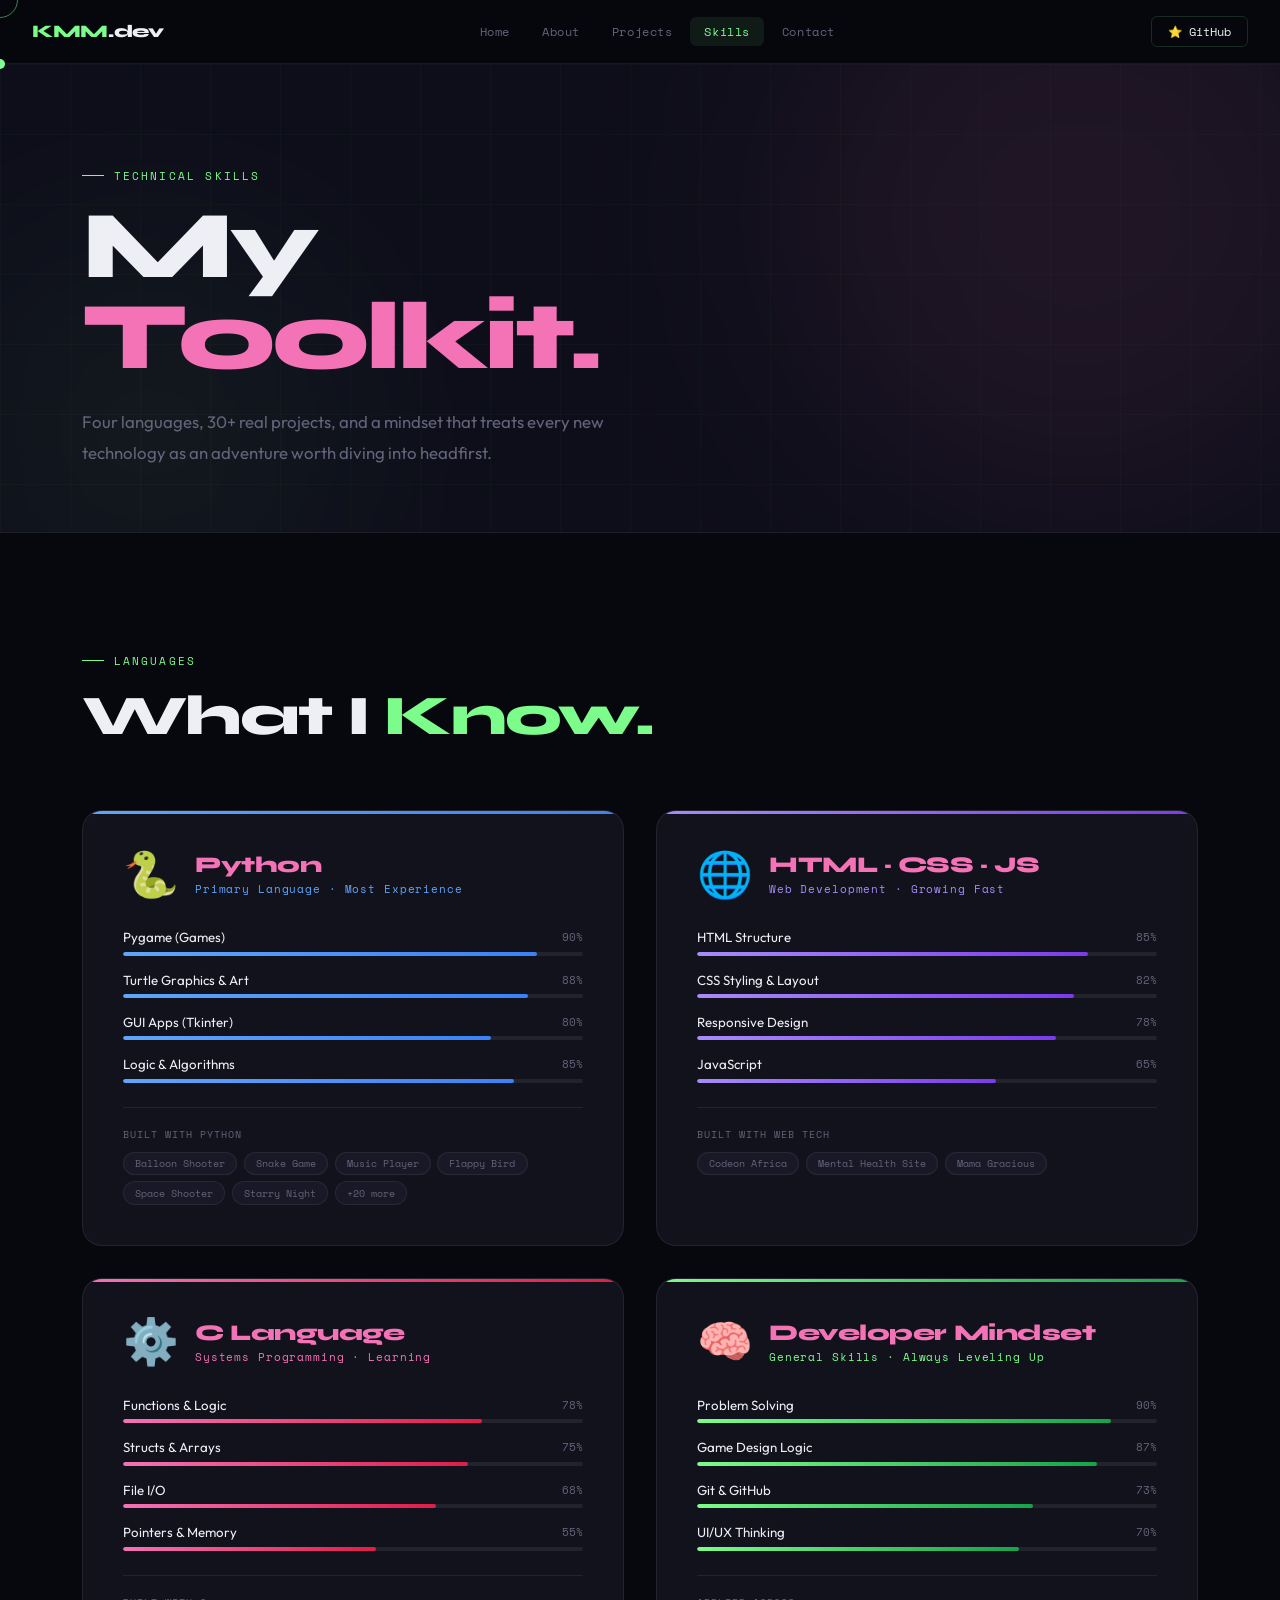
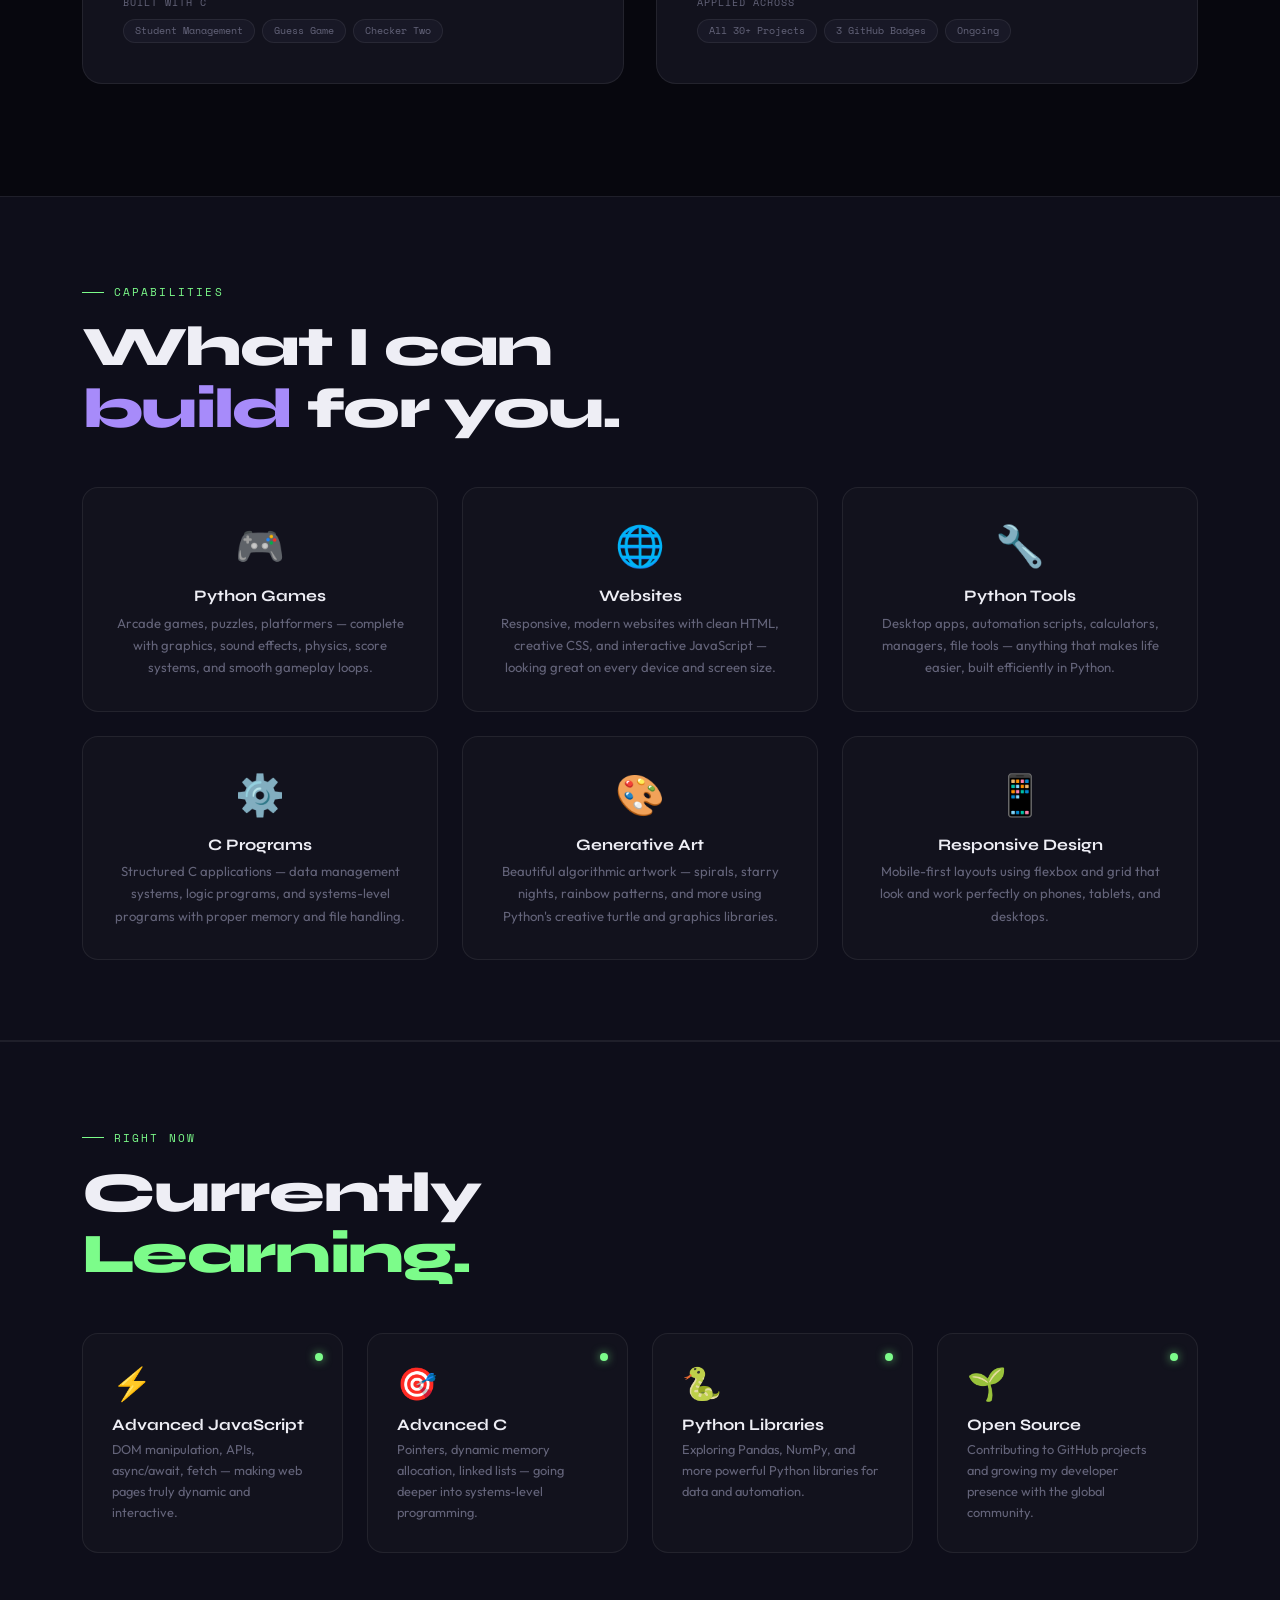
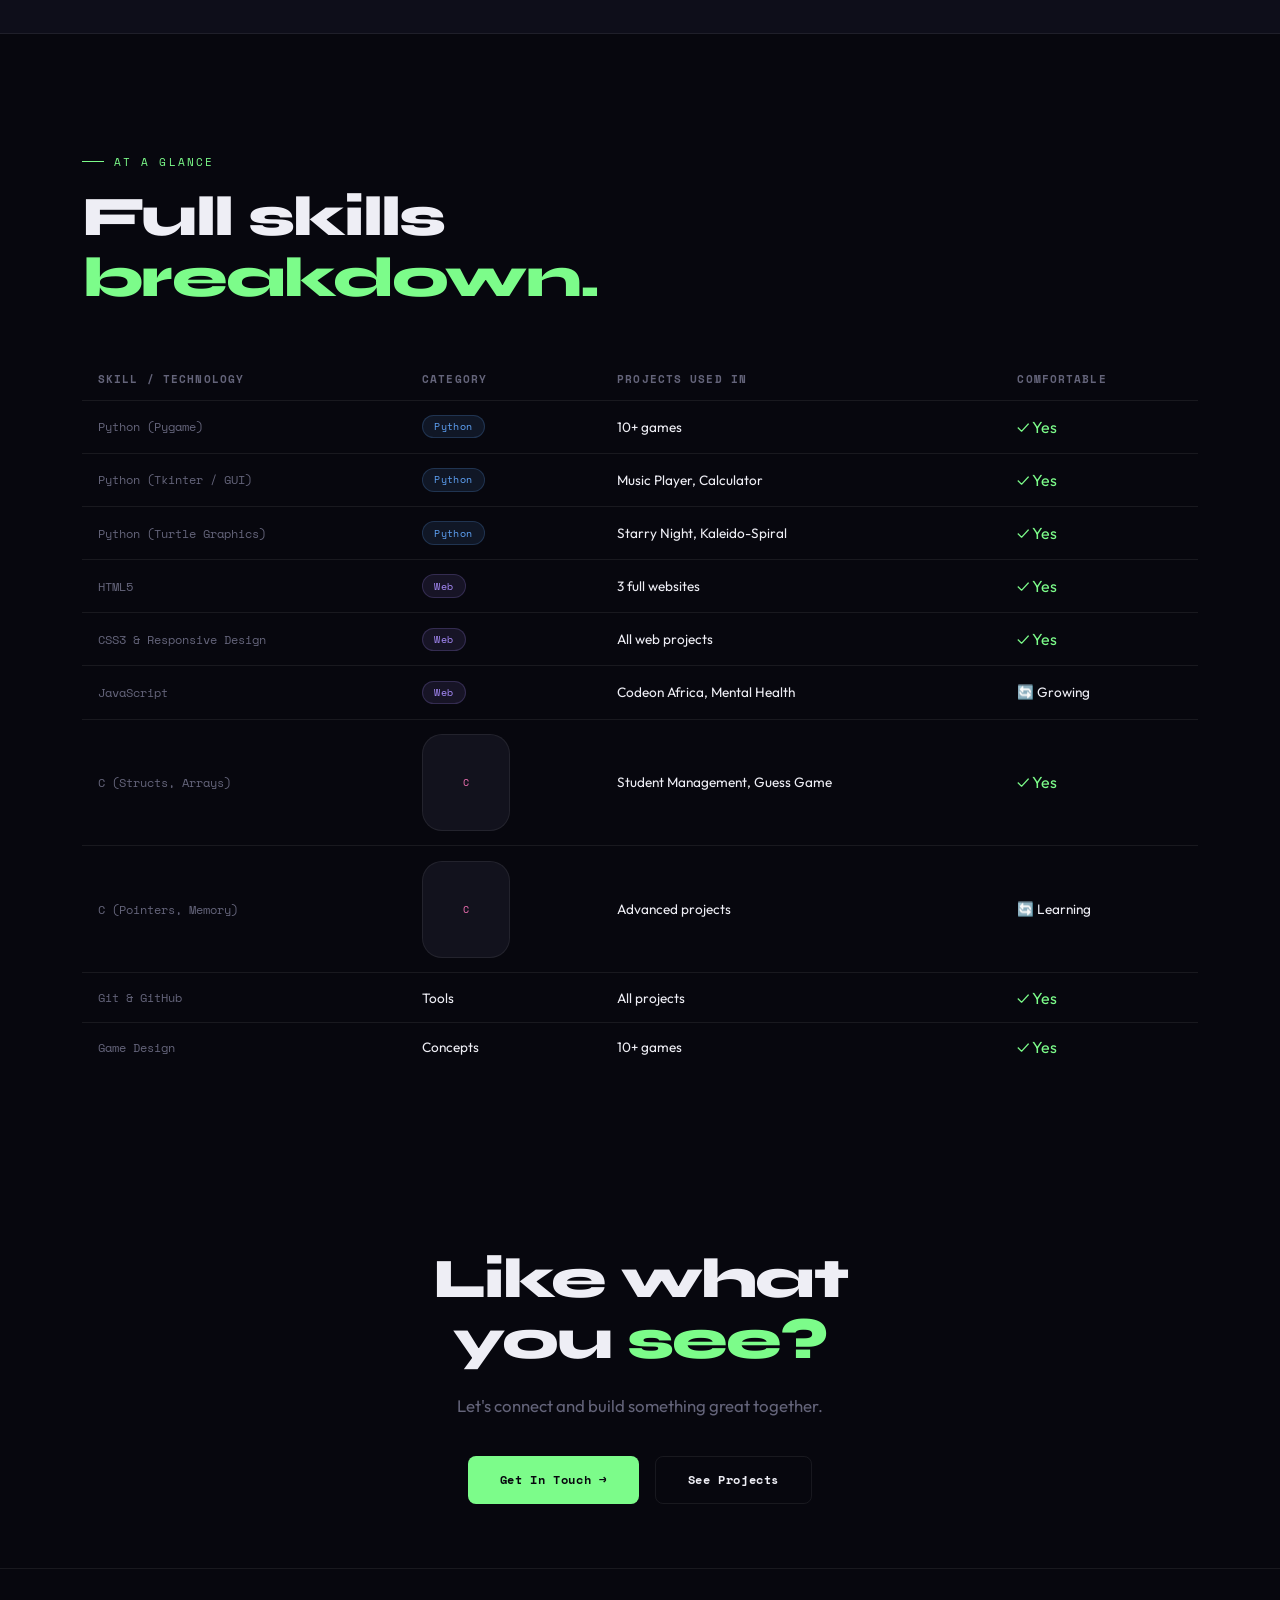
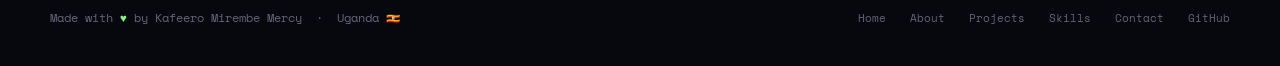
<file: skills.html>
<!DOCTYPE html>
<html lang="en">
<head>
<meta charset="UTF-8">
<meta name="viewport" content="width=device-width, initial-scale=1.0">
<title>Skills — Kafeero Mirembe Mercy</title>
<link rel="stylesheet" href="style.css">
<style>
.sh{background:var(--bg2);border-bottom:1px solid var(--bord);padding:6rem 0 4rem;position:relative;overflow:hidden;}
.shb{position:absolute;border-radius:50%;filter:blur(110px);pointer-events:none;}
.shb1{width:600px;height:600px;background:rgba(244,114,182,.07);top:-150px;right:-100px;}
.shb2{width:400px;height:400px;background:rgba(124,252,138,.05);bottom:-100px;left:-50px;}
/* LANG CARDS */
.lc-grid{display:grid;grid-template-columns:1fr 1fr;gap:2rem;margin-top:4rem;}
.lc{background:var(--card);border:1px solid var(--bord);border-radius:20px;padding:2.5rem;position:relative;overflow:hidden;transition:all .3s;}
.lc::before{content:'';position:absolute;top:0;left:0;right:0;height:3px;border-radius:20px 20px 0 0;}
.lc.py::before{background:linear-gradient(90deg,#60a5fa,#3b82f6);}
.lc.web::before{background:linear-gradient(90deg,var(--purple),#7c3aed);}
.lc.c::before{background:linear-gradient(90deg,var(--pink),#e11d48);}
.lc.gen::before{background:linear-gradient(90deg,var(--green),#16a34a);}
.lc:hover{transform:translateY(-5px);}
.lc:hover.py{border-color:rgba(96,165,250,.35);box-shadow:0 0 40px rgba(96,165,250,.1);}
.lc:hover.web{border-color:rgba(167,139,250,.35);box-shadow:0 0 40px rgba(167,139,250,.1);}
.lc:hover.c{border-color:rgba(244,114,182,.35);box-shadow:0 0 40px rgba(244,114,182,.1);}
.lc:hover.gen{border-color:rgba(124,252,138,.35);box-shadow:var(--glow);}
.lc-hd{display:flex;align-items:center;gap:1rem;margin-bottom:2rem;}
.lc-ico{font-size:2.8rem;line-height:1;}
.lc-name{font-family:'Syne',sans-serif;font-size:1.4rem;font-weight:800;letter-spacing:-.02em;}
.lc-lv{font-family:'Space Mono',monospace;font-size:.68rem;letter-spacing:.08em;margin-top:.2rem;}
.py .lc-lv{color:#60a5fa;} .web .lc-lv{color:var(--purple);} .c .lc-lv{color:var(--pink);} .gen .lc-lv{color:var(--green);}
/* SKILL BARS */
.sb{margin-bottom:1rem;}
.sb-row{display:flex;justify-content:space-between;align-items:center;margin-bottom:.4rem;}
.sb-n{font-size:.83rem;color:var(--text);}
.sb-p{font-family:'Space Mono',monospace;font-size:.68rem;color:var(--muted);}
.sb-track{height:4px;background:rgba(255,255,255,.07);border-radius:4px;overflow:hidden;}
.sb-fill{height:100%;border-radius:4px;width:0;transition:width 1.2s cubic-bezier(.4,0,.2,1);}
.py .sb-fill{background:linear-gradient(90deg,#60a5fa,#3b82f6);}
.web .sb-fill{background:linear-gradient(90deg,var(--purple),#7c3aed);}
.c .sb-fill{background:linear-gradient(90deg,var(--pink),#e11d48);}
.gen .sb-fill{background:linear-gradient(90deg,var(--green),#16a34a);}
.lc-proj{margin-top:1.5rem;padding-top:1.2rem;border-top:1px solid var(--bord);}
.lc-pl{font-family:'Space Mono',monospace;font-size:.63rem;color:var(--muted);letter-spacing:.1em;text-transform:uppercase;margin-bottom:.6rem;}
.lc-pts{display:flex;flex-wrap:wrap;gap:.4rem;}
.lc-pt{font-family:'Space Mono',monospace;font-size:.62rem;padding:.2rem .7rem;border-radius:20px;border:1px solid var(--bord);color:var(--muted);background:var(--card2);}
/* WHAT I BUILD */
.bld-grid{display:grid;grid-template-columns:repeat(3,1fr);gap:1.5rem;margin-top:3rem;}
.bc{background:var(--card);border:1px solid var(--bord);border-radius:16px;padding:2rem;text-align:center;transition:all .3s;}
.bc:hover{border-color:var(--gbord);transform:translateY(-4px);}
.bc-em{font-size:2.5rem;margin-bottom:1rem;}
.bc-t{font-family:'Syne',sans-serif;font-size:1rem;font-weight:700;margin-bottom:.4rem;}
.bc-d{font-size:.82rem;color:var(--muted);line-height:1.7;}
/* LEARNING NOW */
.lrn-sec{background:var(--bg2);border-top:1px solid var(--bord);border-bottom:1px solid var(--bord);padding:5rem 0;}
.lrn-grid{display:grid;grid-template-columns:repeat(4,1fr);gap:1.5rem;margin-top:3rem;}
.lrc{background:var(--card);border:1px solid var(--bord);border-radius:16px;padding:1.8rem;transition:all .3s;position:relative;}
.lrc:hover{border-color:var(--gbord);transform:translateY(-3px);}
.lrc-dot{position:absolute;top:1.2rem;right:1.2rem;width:8px;height:8px;border-radius:50%;background:var(--green);box-shadow:0 0 10px rgba(124,252,138,.7);animation:glow 2s infinite;}
@keyframes glow{0%,100%{box-shadow:0 0 10px rgba(124,252,138,.7)}50%{box-shadow:0 0 20px rgba(124,252,138,.9)}}
.lrc-ico{font-size:2rem;margin-bottom:.8rem;}
.lrc-n{font-family:'Syne',sans-serif;font-size:1rem;font-weight:700;margin-bottom:.3rem;}
.lrc-d{font-size:.8rem;color:var(--muted);line-height:1.65;}
/* COMPARE TABLE */
.cmp-wrap{margin-top:3rem;overflow-x:auto;}
table.cmp{width:100%;border-collapse:collapse;font-size:.85rem;}
table.cmp th{font-family:'Space Mono',monospace;font-size:.7rem;color:var(--muted);letter-spacing:.1em;text-transform:uppercase;padding:.8rem 1rem;text-align:left;border-bottom:1px solid var(--bord);}
table.cmp td{padding:.9rem 1rem;border-bottom:1px solid var(--bord);color:var(--text);}
table.cmp tr:last-child td{border-bottom:none;}
table.cmp tr:hover td{background:rgba(255,255,255,.02);}
table.cmp td:first-child{font-family:'Space Mono',monospace;font-size:.78rem;color:var(--muted);}
.ck{color:var(--green);font-size:1rem;}
.cx{color:var(--muted);font-size:.9rem;}
@media(max-width:900px){.lc-grid{grid-template-columns:1fr;}.bld-grid{grid-template-columns:1fr 1fr;}.lrn-grid{grid-template-columns:1fr 1fr;}}
@media(max-width:600px){.bld-grid{grid-template-columns:1fr;}.lrn-grid{grid-template-columns:1fr;}}
</style>
</head>
<body class="page">
<div id="cur"></div><div id="curR"></div>
<nav id="navbar">
  <a class="logo" href="index.html">KMM<span>.dev</span></a>
  <ul class="nav-links">
    <li><a href="index.html">Home</a></li>
    <li><a href="about.html">About</a></li>
    <li><a href="projects.html">Projects</a></li>
    <li><a href="skills.html">Skills</a></li>
    <li><a href="contact.html">Contact</a></li>
  </ul>
  <div class="nav-right">
    <a href="https://github.com/K-Mirembe-Mercy/" target="_blank" class="gh-btn">⭐ GitHub</a>
    <button class="ham" id="ham" onclick="toggleMenu()" aria-label="Open menu">
      <span></span><span></span><span></span>
    </button>
  </div>
</nav>
<div class="mob-menu" id="mobMenu">
  <button onclick="closeMenu()" style="position:absolute;top:1.5rem;right:1.5rem;background:none;border:none;color:var(--muted);font-size:2rem;cursor:pointer;">✕</button>
  <a href="index.html" onclick="closeMenu()">Home</a>
  <a href="about.html" onclick="closeMenu()">About</a>
  <a href="projects.html" onclick="closeMenu()">Projects</a>
  <a href="skills.html" onclick="closeMenu()">Skills</a>
  <a href="contact.html" onclick="closeMenu()">Contact</a>
</div>
<main>
<section class="sh">
  <div class="gbg"></div>
  <div class="shb shb1"></div><div class="shb shb2"></div>
  <div class="container" style="position:relative;z-index:2;">
    <div class="tag">Technical Skills</div>
    <h1 style="font-family:'Syne',sans-serif;font-size:clamp(3rem,8vw,6rem);font-weight:800;line-height:.95;letter-spacing:-.04em;">My<br><span class="pk">Toolkit.</span></h1>
    <p style="color:var(--muted);margin-top:1.5rem;max-width:540px;font-size:1.05rem;line-height:1.85;">Four languages, 30+ real projects, and a mindset that treats every new technology as an adventure worth diving into headfirst.</p>
  </div>
</section>

<!-- LANG CARDS -->
<section class="sec">
  <div class="container">
    <div class="tag">Languages</div>
    <h2 class="st">What I <span class="gr">Know.</span></h2>
    <div class="lc-grid">
      <div class="lc py fu">
        <div class="lc-hd"><div class="lc-ico">🐍</div><div><div class="lc-name">Python</div><div class="lc-lv">Primary Language · Most Experience</div></div></div>
        <div class="sb"><div class="sb-row"><span class="sb-n">Pygame (Games)</span><span class="sb-p">90%</span></div><div class="sb-track"><div class="sb-fill" data-w="90"></div></div></div>
        <div class="sb"><div class="sb-row"><span class="sb-n">Turtle Graphics &amp; Art</span><span class="sb-p">88%</span></div><div class="sb-track"><div class="sb-fill" data-w="88"></div></div></div>
        <div class="sb"><div class="sb-row"><span class="sb-n">GUI Apps (Tkinter)</span><span class="sb-p">80%</span></div><div class="sb-track"><div class="sb-fill" data-w="80"></div></div></div>
        <div class="sb"><div class="sb-row"><span class="sb-n">Logic &amp; Algorithms</span><span class="sb-p">85%</span></div><div class="sb-track"><div class="sb-fill" data-w="85"></div></div></div>
        <div class="lc-proj"><div class="lc-pl">Built with Python</div><div class="lc-pts"><span class="lc-pt">Balloon Shooter</span><span class="lc-pt">Snake Game</span><span class="lc-pt">Music Player</span><span class="lc-pt">Flappy Bird</span><span class="lc-pt">Space Shooter</span><span class="lc-pt">Starry Night</span><span class="lc-pt">+20 more</span></div></div>
      </div>

      <div class="lc web fu d1">
        <div class="lc-hd"><div class="lc-ico">🌐</div><div><div class="lc-name">HTML · CSS · JS</div><div class="lc-lv">Web Development · Growing Fast</div></div></div>
        <div class="sb"><div class="sb-row"><span class="sb-n">HTML Structure</span><span class="sb-p">85%</span></div><div class="sb-track"><div class="sb-fill" data-w="85"></div></div></div>
        <div class="sb"><div class="sb-row"><span class="sb-n">CSS Styling &amp; Layout</span><span class="sb-p">82%</span></div><div class="sb-track"><div class="sb-fill" data-w="82"></div></div></div>
        <div class="sb"><div class="sb-row"><span class="sb-n">Responsive Design</span><span class="sb-p">78%</span></div><div class="sb-track"><div class="sb-fill" data-w="78"></div></div></div>
        <div class="sb"><div class="sb-row"><span class="sb-n">JavaScript</span><span class="sb-p">65%</span></div><div class="sb-track"><div class="sb-fill" data-w="65"></div></div></div>
        <div class="lc-proj"><div class="lc-pl">Built with Web Tech</div><div class="lc-pts"><span class="lc-pt">Codeon Africa</span><span class="lc-pt">Mental Health Site</span><span class="lc-pt">Mama Gracious</span></div></div>
      </div>

      <div class="lc c fu d2">
        <div class="lc-hd"><div class="lc-ico">⚙️</div><div><div class="lc-name">C Language</div><div class="lc-lv">Systems Programming · Learning</div></div></div>
        <div class="sb"><div class="sb-row"><span class="sb-n">Functions &amp; Logic</span><span class="sb-p">78%</span></div><div class="sb-track"><div class="sb-fill" data-w="78"></div></div></div>
        <div class="sb"><div class="sb-row"><span class="sb-n">Structs &amp; Arrays</span><span class="sb-p">75%</span></div><div class="sb-track"><div class="sb-fill" data-w="75"></div></div></div>
        <div class="sb"><div class="sb-row"><span class="sb-n">File I/O</span><span class="sb-p">68%</span></div><div class="sb-track"><div class="sb-fill" data-w="68"></div></div></div>
        <div class="sb"><div class="sb-row"><span class="sb-n">Pointers &amp; Memory</span><span class="sb-p">55%</span></div><div class="sb-track"><div class="sb-fill" data-w="55"></div></div></div>
        <div class="lc-proj"><div class="lc-pl">Built with C</div><div class="lc-pts"><span class="lc-pt">Student Management</span><span class="lc-pt">Guess Game</span><span class="lc-pt">Checker Two</span></div></div>
      </div>

      <div class="lc gen fu d3">
        <div class="lc-hd"><div class="lc-ico">🧠</div><div><div class="lc-name">Developer Mindset</div><div class="lc-lv">General Skills · Always Leveling Up</div></div></div>
        <div class="sb"><div class="sb-row"><span class="sb-n">Problem Solving</span><span class="sb-p">90%</span></div><div class="sb-track"><div class="sb-fill" data-w="90"></div></div></div>
        <div class="sb"><div class="sb-row"><span class="sb-n">Game Design Logic</span><span class="sb-p">87%</span></div><div class="sb-track"><div class="sb-fill" data-w="87"></div></div></div>
        <div class="sb"><div class="sb-row"><span class="sb-n">Git &amp; GitHub</span><span class="sb-p">73%</span></div><div class="sb-track"><div class="sb-fill" data-w="73"></div></div></div>
        <div class="sb"><div class="sb-row"><span class="sb-n">UI/UX Thinking</span><span class="sb-p">70%</span></div><div class="sb-track"><div class="sb-fill" data-w="70"></div></div></div>
        <div class="lc-proj"><div class="lc-pl">Applied Across</div><div class="lc-pts"><span class="lc-pt">All 30+ Projects</span><span class="lc-pt">3 GitHub Badges</span><span class="lc-pt">Ongoing</span></div></div>
      </div>
    </div>
  </div>
</section>

<!-- WHAT I BUILD -->
<div style="background:var(--bg2);border-top:1px solid var(--bord);border-bottom:1px solid var(--bord);padding:5rem 0;">
  <div class="container">
    <div class="tag">Capabilities</div>
    <h2 class="st">What I can<br><span class="pu">build</span> for you.</h2>
    <div class="bld-grid">
      <div class="bc fu"><div class="bc-em">🎮</div><div class="bc-t">Python Games</div><div class="bc-d">Arcade games, puzzles, platformers — complete with graphics, sound effects, physics, score systems, and smooth gameplay loops.</div></div>
      <div class="bc fu d1"><div class="bc-em">🌐</div><div class="bc-t">Websites</div><div class="bc-d">Responsive, modern websites with clean HTML, creative CSS, and interactive JavaScript — looking great on every device and screen size.</div></div>
      <div class="bc fu d2"><div class="bc-em">🔧</div><div class="bc-t">Python Tools</div><div class="bc-d">Desktop apps, automation scripts, calculators, managers, file tools — anything that makes life easier, built efficiently in Python.</div></div>
      <div class="bc fu d3"><div class="bc-em">⚙️</div><div class="bc-t">C Programs</div><div class="bc-d">Structured C applications — data management systems, logic programs, and systems-level programs with proper memory and file handling.</div></div>
      <div class="bc fu"><div class="bc-em">🎨</div><div class="bc-t">Generative Art</div><div class="bc-d">Beautiful algorithmic artwork — spirals, starry nights, rainbow patterns, and more using Python's creative turtle and graphics libraries.</div></div>
      <div class="bc fu d1"><div class="bc-em">📱</div><div class="bc-t">Responsive Design</div><div class="bc-d">Mobile-first layouts using flexbox and grid that look and work perfectly on phones, tablets, and desktops.</div></div>
    </div>
  </div>
</div>

<!-- CURRENTLY LEARNING -->
<div class="lrn-sec">
  <div class="container">
    <div class="tag">Right Now</div>
    <h2 class="st">Currently<br><span class="gr">Learning.</span></h2>
    <div class="lrn-grid">
      <div class="lrc fu"><div class="lrc-dot"></div><div class="lrc-ico">⚡</div><div class="lrc-n">Advanced JavaScript</div><div class="lrc-d">DOM manipulation, APIs, async/await, fetch — making web pages truly dynamic and interactive.</div></div>
      <div class="lrc fu d1"><div class="lrc-dot"></div><div class="lrc-ico">🎯</div><div class="lrc-n">Advanced C</div><div class="lrc-d">Pointers, dynamic memory allocation, linked lists — going deeper into systems-level programming.</div></div>
      <div class="lrc fu d2"><div class="lrc-dot"></div><div class="lrc-ico">🐍</div><div class="lrc-n">Python Libraries</div><div class="lrc-d">Exploring Pandas, NumPy, and more powerful Python libraries for data and automation.</div></div>
      <div class="lrc fu d3"><div class="lrc-dot"></div><div class="lrc-ico">🌱</div><div class="lrc-n">Open Source</div><div class="lrc-d">Contributing to GitHub projects and growing my developer presence with the global community.</div></div>
    </div>
  </div>
</div>

<!-- CAPABILITY TABLE -->
<section class="sec">
  <div class="container">
    <div class="tag">At a Glance</div>
    <h2 class="st">Full skills<br><span class="gr">breakdown.</span></h2>
    <div class="cmp-wrap fu">
      <table class="cmp">
        <thead><tr><th>Skill / Technology</th><th>Category</th><th>Projects Used In</th><th>Comfortable</th></tr></thead>
        <tbody>
          <tr><td>Python (Pygame)</td><td><span class="lt lpy">Python</span></td><td>10+ games</td><td><span class="ck">✓ Yes</span></td></tr>
          <tr><td>Python (Tkinter / GUI)</td><td><span class="lt lpy">Python</span></td><td>Music Player, Calculator</td><td><span class="ck">✓ Yes</span></td></tr>
          <tr><td>Python (Turtle Graphics)</td><td><span class="lt lpy">Python</span></td><td>Starry Night, Kaleido-Spiral</td><td><span class="ck">✓ Yes</span></td></tr>
          <tr><td>HTML5</td><td><span class="lt lweb">Web</span></td><td>3 full websites</td><td><span class="ck">✓ Yes</span></td></tr>
          <tr><td>CSS3 &amp; Responsive Design</td><td><span class="lt lweb">Web</span></td><td>All web projects</td><td><span class="ck">✓ Yes</span></td></tr>
          <tr><td>JavaScript</td><td><span class="lt lweb">Web</span></td><td>Codeon Africa, Mental Health</td><td>🔄 Growing</td></tr>
          <tr><td>C (Structs, Arrays)</td><td><span class="lt lc">C</span></td><td>Student Management, Guess Game</td><td><span class="ck">✓ Yes</span></td></tr>
          <tr><td>C (Pointers, Memory)</td><td><span class="lt lc">C</span></td><td>Advanced projects</td><td>🔄 Learning</td></tr>
          <tr><td>Git &amp; GitHub</td><td>Tools</td><td>All projects</td><td><span class="ck">✓ Yes</span></td></tr>
          <tr><td>Game Design</td><td>Concepts</td><td>10+ games</td><td><span class="ck">✓ Yes</span></td></tr>
        </tbody>
      </table>
    </div>
  </div>
</section>

<section class="sec-sm">
  <div class="container" style="text-align:center;">
    <h2 class="st">Like what<br>you <span class="gr">see?</span></h2>
    <p style="color:var(--muted);margin:1.5rem auto 2.5rem;max-width:380px;font-size:1.05rem;">Let's connect and build something great together.</p>
    <div style="display:flex;gap:1rem;justify-content:center;flex-wrap:wrap;">
      <a href="contact.html" class="btn-g">Get In Touch →</a>
      <a href="projects.html" class="btn-o">See Projects</a>
    </div>
  </div>
</section>
</main>
<footer>
  <div class="foot-inner">
    <div class="foot-left">Made with <span>♥</span> by Kafeero Mirembe Mercy &nbsp;·&nbsp; Uganda 🇺🇬</div>
    <div class="foot-links">
      <a href="index.html">Home</a><a href="about.html">About</a>
      <a href="projects.html">Projects</a><a href="skills.html">Skills</a>
      <a href="contact.html">Contact</a>
      <a href="https://github.com/K-Mirembe-Mercy/" target="_blank">GitHub</a>
    </div>
  </div>
</footer>
<script>
// CURSOR
(function(){
  var d=document.getElementById('cur'),r=document.getElementById('curR');
  if(!d||!r)return;
  var mx=0,my=0,rx=0,ry=0;
  document.addEventListener('mousemove',function(e){mx=e.clientX;my=e.clientY;d.style.left=mx+'px';d.style.top=my+'px';});
  function loop(){rx+=(mx-rx)*.13;ry+=(my-ry)*.13;r.style.left=rx+'px';r.style.top=ry+'px';requestAnimationFrame(loop);}
  loop();
  document.querySelectorAll('a,button').forEach(function(el){
    el.addEventListener('mouseenter',function(){d.style.transform='translate(-50%,-50%) scale(2.5)';r.style.transform='translate(-50%,-50%) scale(1.4)';});
    el.addEventListener('mouseleave',function(){d.style.transform='translate(-50%,-50%) scale(1)';r.style.transform='translate(-50%,-50%) scale(1)';});
  });
})();
// MOBILE MENU
function toggleMenu(){
  var m=document.getElementById('mobMenu'),h=document.getElementById('ham');
  var open=!m.classList.contains('open');
  if(open){m.classList.add('open');h.classList.add('open');document.body.style.overflow='hidden';}
  else{m.classList.remove('open');h.classList.remove('open');document.body.style.overflow='';}
}
function closeMenu(){
  var m=document.getElementById('mobMenu'),h=document.getElementById('ham');
  m.classList.remove('open');h.classList.remove('open');document.body.style.overflow='';
}
// FADE UP
(function(){
  var obs=new IntersectionObserver(function(entries){
    entries.forEach(function(e,i){if(e.isIntersecting){setTimeout(function(){e.target.classList.add('vis');},i*80);}});
  },{threshold:0.08});
  document.querySelectorAll('.fu').forEach(function(el){obs.observe(el);});
})();
// ACTIVE LINK
(function(){
  var p=window.location.pathname.split('/').pop()||'index.html';
  document.querySelectorAll('.nav-links a').forEach(function(a){if(a.getAttribute('href')===p)a.classList.add('act');});
})();
</script>
<script>
var bobs=new IntersectionObserver(function(entries){entries.forEach(function(e){if(e.isIntersecting){e.target.querySelectorAll('.sb-fill').forEach(function(b){b.style.width=b.dataset.w+'%';});bobs.unobserve(e.target);}});}  ,{threshold:.2});
document.querySelectorAll('.lc').forEach(function(c){bobs.observe(c);});
</script>
</body></html>
</file>
<file: style.css>
@import url('https://fonts.googleapis.com/css2?family=Syne:wght@400;700;800&family=Space+Mono:wght@400;700&family=Outfit:wght@300;400;500;600&display=swap');
:root{
  --bg:#07070e;--bg2:#0e0e1a;--card:#12121d;--card2:#181826;
  --green:#7cfc8a;--purple:#a78bfa;--pink:#f472b6;
  --text:#eeeef5;--muted:#64647a;
  --bord:rgba(255,255,255,0.07);--gbord:rgba(124,252,138,0.15);
  --glow:0 0 40px rgba(124,252,138,0.12);
}
*,*::before,*::after{margin:0;padding:0;box-sizing:border-box;}
html{scroll-behavior:smooth;}
body{background:var(--bg);color:var(--text);font-family:'Outfit',sans-serif;overflow-x:hidden;cursor:none;}
/* CURSOR */
#cur{width:10px;height:10px;background:var(--green);border-radius:50%;position:fixed;pointer-events:none;z-index:9999;transform:translate(-50%,-50%);mix-blend-mode:screen;transition:transform .1s;}
#curR{width:36px;height:36px;border:1.5px solid rgba(124,252,138,.5);border-radius:50%;position:fixed;pointer-events:none;z-index:9998;transform:translate(-50%,-50%);transition:all .15s ease;}
a:hover~#cur,button:hover~#cur{transform:translate(-50%,-50%) scale(2.5);}
/* NAV */
nav{position:fixed;top:0;left:0;right:0;z-index:800;height:64px;display:flex;align-items:center;justify-content:space-between;padding:0 2rem;background:rgba(7,7,14,.9);backdrop-filter:blur(20px);border-bottom:1px solid var(--bord);}
.logo{font-family:'Syne',sans-serif;font-weight:800;font-size:1.1rem;color:var(--green);text-decoration:none;letter-spacing:-.02em;}
.logo span{color:var(--text);}
.nav-links{display:flex;gap:.2rem;list-style:none;}
.nav-links a{display:block;padding:.4rem .9rem;color:var(--muted);text-decoration:none;font-family:'Space Mono',monospace;font-size:.72rem;letter-spacing:.05em;border-radius:6px;transition:all .2s;}
.nav-links a:hover,.nav-links a.act{color:var(--green);background:rgba(124,252,138,.08);}
.nav-right{display:flex;align-items:center;gap:1rem;}
.gh-btn{display:flex;align-items:center;gap:.4rem;font-family:'Space Mono',monospace;font-size:.72rem;color:var(--text);text-decoration:none;padding:.4rem 1rem;border:1px solid var(--gbord);border-radius:6px;transition:all .2s;}
.gh-btn:hover{border-color:var(--green);color:var(--green);}
/* HAMBURGER */
.ham{display:none;flex-direction:column;gap:5px;background:none;border:none;cursor:pointer;padding:6px;}
.ham span{display:block;width:22px;height:2px;background:var(--green);border-radius:2px;transition:all .3s;}
.ham.open span:nth-child(1){transform:rotate(45deg) translate(5px,5px);}
.ham.open span:nth-child(2){opacity:0;transform:scaleX(0);}
.ham.open span:nth-child(3){transform:rotate(-45deg) translate(5px,-5px);}
/* MOBILE MENU */
.mob-menu{display:none;position:fixed;inset:0;background:rgba(7,7,14,.98);z-index:799;flex-direction:column;align-items:center;justify-content:center;gap:2rem;}
.mob-menu.open{display:flex!important;}
.mob-menu a{font-family:'Syne',sans-serif;font-size:2.2rem;font-weight:800;color:var(--text);text-decoration:none;transition:color .2s;}
.mob-menu a:hover{color:var(--green);}
/* PAGE */
.page{padding-top:64px;}
/* UTILS */
.container{max-width:1180px;margin:0 auto;padding:0 2rem;}
.sec{padding:7rem 0;}
.sec-sm{padding:4rem 0;}
.tag{display:inline-flex;align-items:center;gap:.6rem;font-family:'Space Mono',monospace;font-size:.68rem;color:var(--green);letter-spacing:.2em;text-transform:uppercase;margin-bottom:1rem;}
.tag::before{content:'';display:inline-block;width:22px;height:1px;background:var(--green);}
h2.st{font-family:'Syne',sans-serif;font-size:clamp(2rem,5vw,3.5rem);font-weight:800;letter-spacing:-.03em;line-height:1.1;}
.gr{color:var(--green);}
.pu{color:var(--purple);}
.pk{color:var(--pink);}
.mu{color:var(--muted);}
/* BUTTONS */
.btn-g{display:inline-flex;align-items:center;gap:.5rem;background:var(--green);color:#07070e;font-family:'Space Mono',monospace;font-size:.78rem;font-weight:700;letter-spacing:.05em;padding:.85rem 2rem;border-radius:8px;text-decoration:none;border:none;cursor:pointer;transition:all .25s;}
.btn-g:hover{transform:translateY(-3px);box-shadow:0 12px 30px rgba(124,252,138,.3);}
.btn-o{display:inline-flex;align-items:center;gap:.5rem;background:transparent;color:var(--text);font-family:'Space Mono',monospace;font-size:.78rem;font-weight:700;letter-spacing:.05em;padding:.85rem 2rem;border-radius:8px;border:1px solid var(--bord);text-decoration:none;cursor:pointer;transition:all .25s;}
.btn-o:hover{border-color:var(--green);color:var(--green);}
/* CARDS */
.card{background:var(--card);border:1px solid var(--bord);border-radius:16px;transition:all .3s;}
.card:hover{border-color:var(--gbord);transform:translateY(-5px);box-shadow:var(--glow);}
/* GRID BG */
.gbg{position:absolute;inset:0;background-image:linear-gradient(rgba(124,252,138,.025) 1px,transparent 1px),linear-gradient(90deg,rgba(124,252,138,.025) 1px,transparent 1px);background-size:70px 70px;pointer-events:none;}
/* MARQUEE */
.mq-wrap{overflow:hidden;border-top:1px solid var(--bord);border-bottom:1px solid var(--bord);background:var(--bg2);padding:.8rem 0;}
.mq{display:flex;gap:3rem;animation:mqs 22s linear infinite;white-space:nowrap;}
.mq-i{font-family:'Space Mono',monospace;font-size:.7rem;color:var(--muted);letter-spacing:.15em;text-transform:uppercase;display:flex;align-items:center;gap:1rem;flex-shrink:0;}
.mq-i::before{content:'✦';color:var(--green);font-size:.5rem;}
@keyframes mqs{0%{transform:translateX(0)}100%{transform:translateX(-50%)}}
/* LANG TAGS */
.lt{display:inline-flex;align-items:center;font-family:'Space Mono',monospace;font-size:.64rem;padding:.2rem .7rem;border-radius:20px;letter-spacing:.04em;}
.lpy{color:#60a5fa;background:rgba(96,165,250,.1);border:1px solid rgba(96,165,250,.2);}
.lc{color:var(--pink);background:rgba(244,114,182,.1);border:1px solid rgba(244,114,182,.2);}
.lweb{color:var(--purple);background:rgba(167,139,250,.1);border:1px solid rgba(167,139,250,.2);}
/* FADE UP */
.fu{opacity:0;transform:translateY(28px);transition:opacity .7s ease,transform .7s ease;}
.fu.vis{opacity:1;transform:translateY(0);}
.d1{transition-delay:.1s;}.d2{transition-delay:.2s;}.d3{transition-delay:.3s;}.d4{transition-delay:.4s;}
/* FOOTER */
footer{border-top:1px solid var(--bord);padding:2.5rem 2rem;}
.foot-inner{max-width:1180px;margin:0 auto;display:flex;justify-content:space-between;align-items:center;flex-wrap:wrap;gap:1rem;}
.foot-left{font-family:'Space Mono',monospace;font-size:.72rem;color:var(--muted);}
.foot-left span{color:var(--green);}
.foot-links{display:flex;gap:1.5rem;flex-wrap:wrap;}
.foot-links a{font-family:'Space Mono',monospace;font-size:.7rem;color:var(--muted);text-decoration:none;transition:color .2s;}
.foot-links a:hover{color:var(--green);}
/* RESPONSIVE */
@media(max-width:900px){.nav-links,.gh-btn{display:none!important;}.ham{display:flex!important;}}
@media(max-width:600px){.container{padding:0 1.2rem;}.sec{padding:4rem 0;}.sec-sm{padding:3rem 0;}}
</file>
